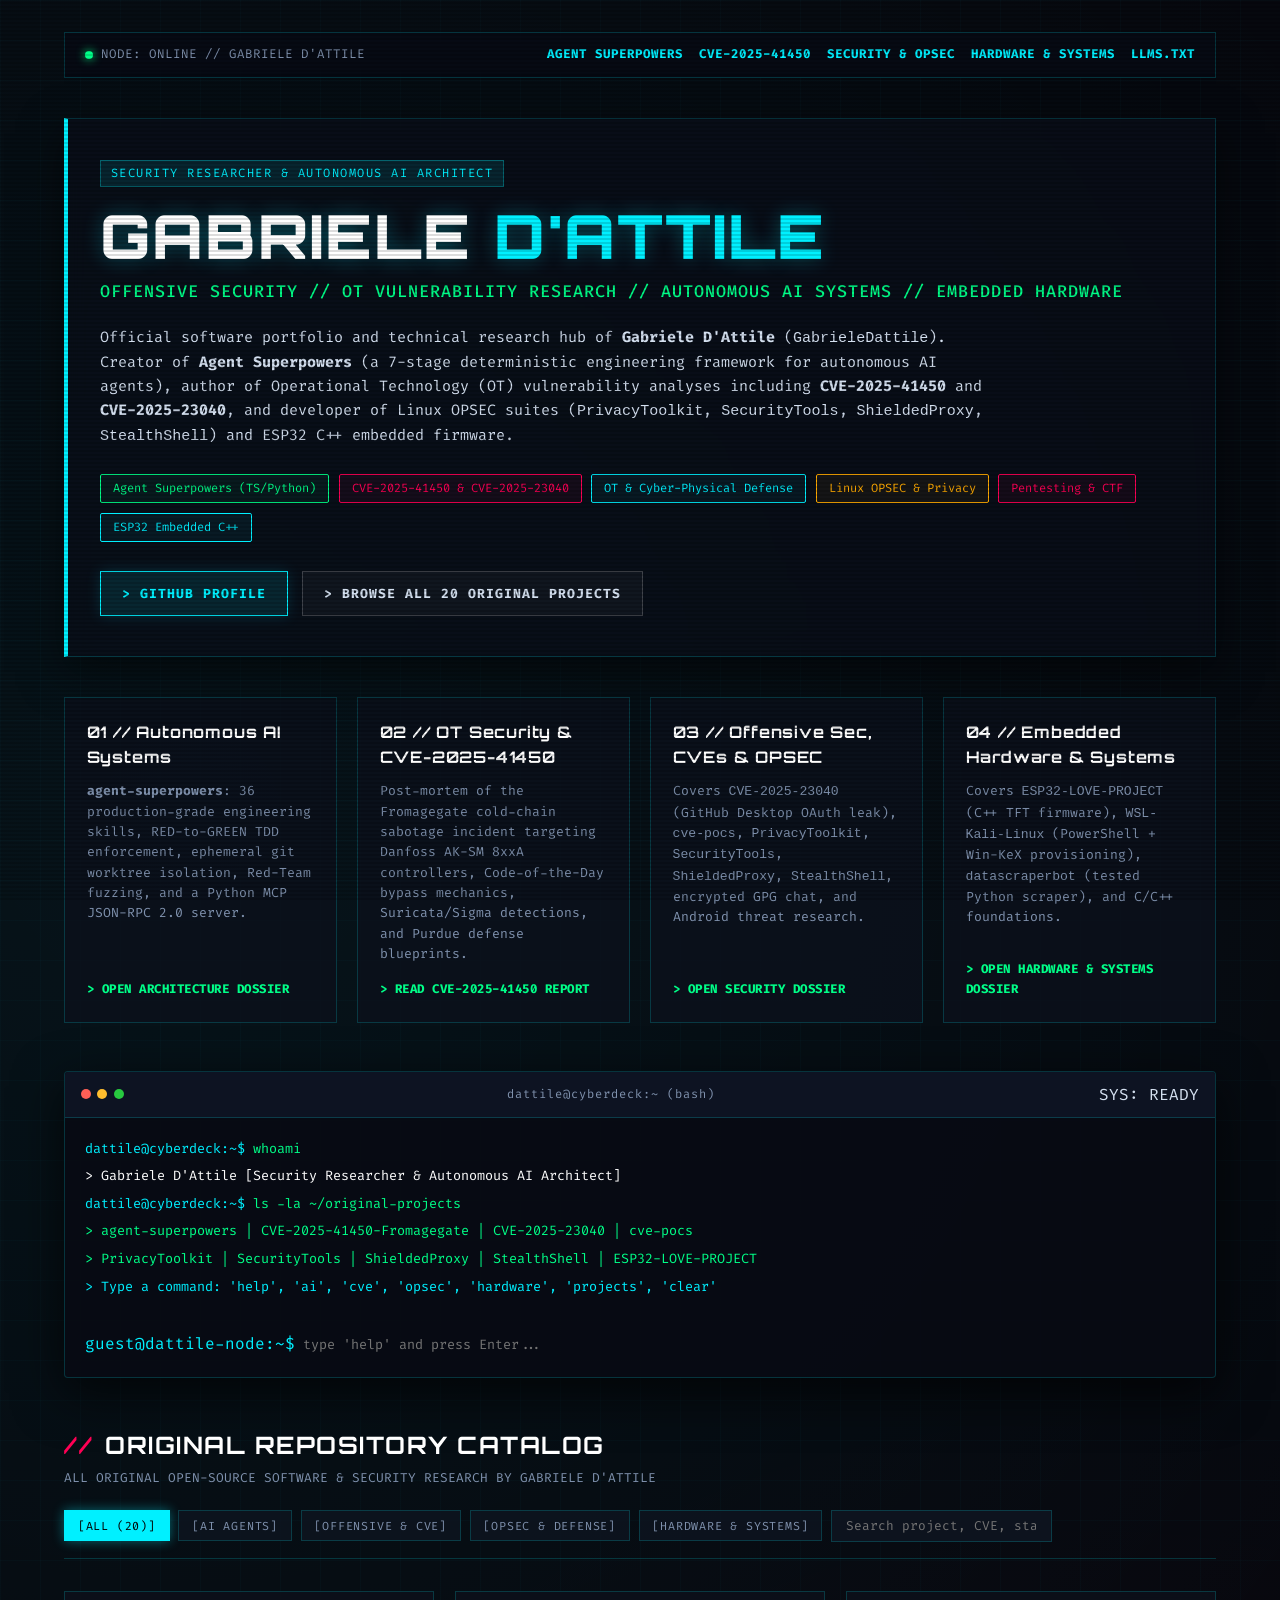
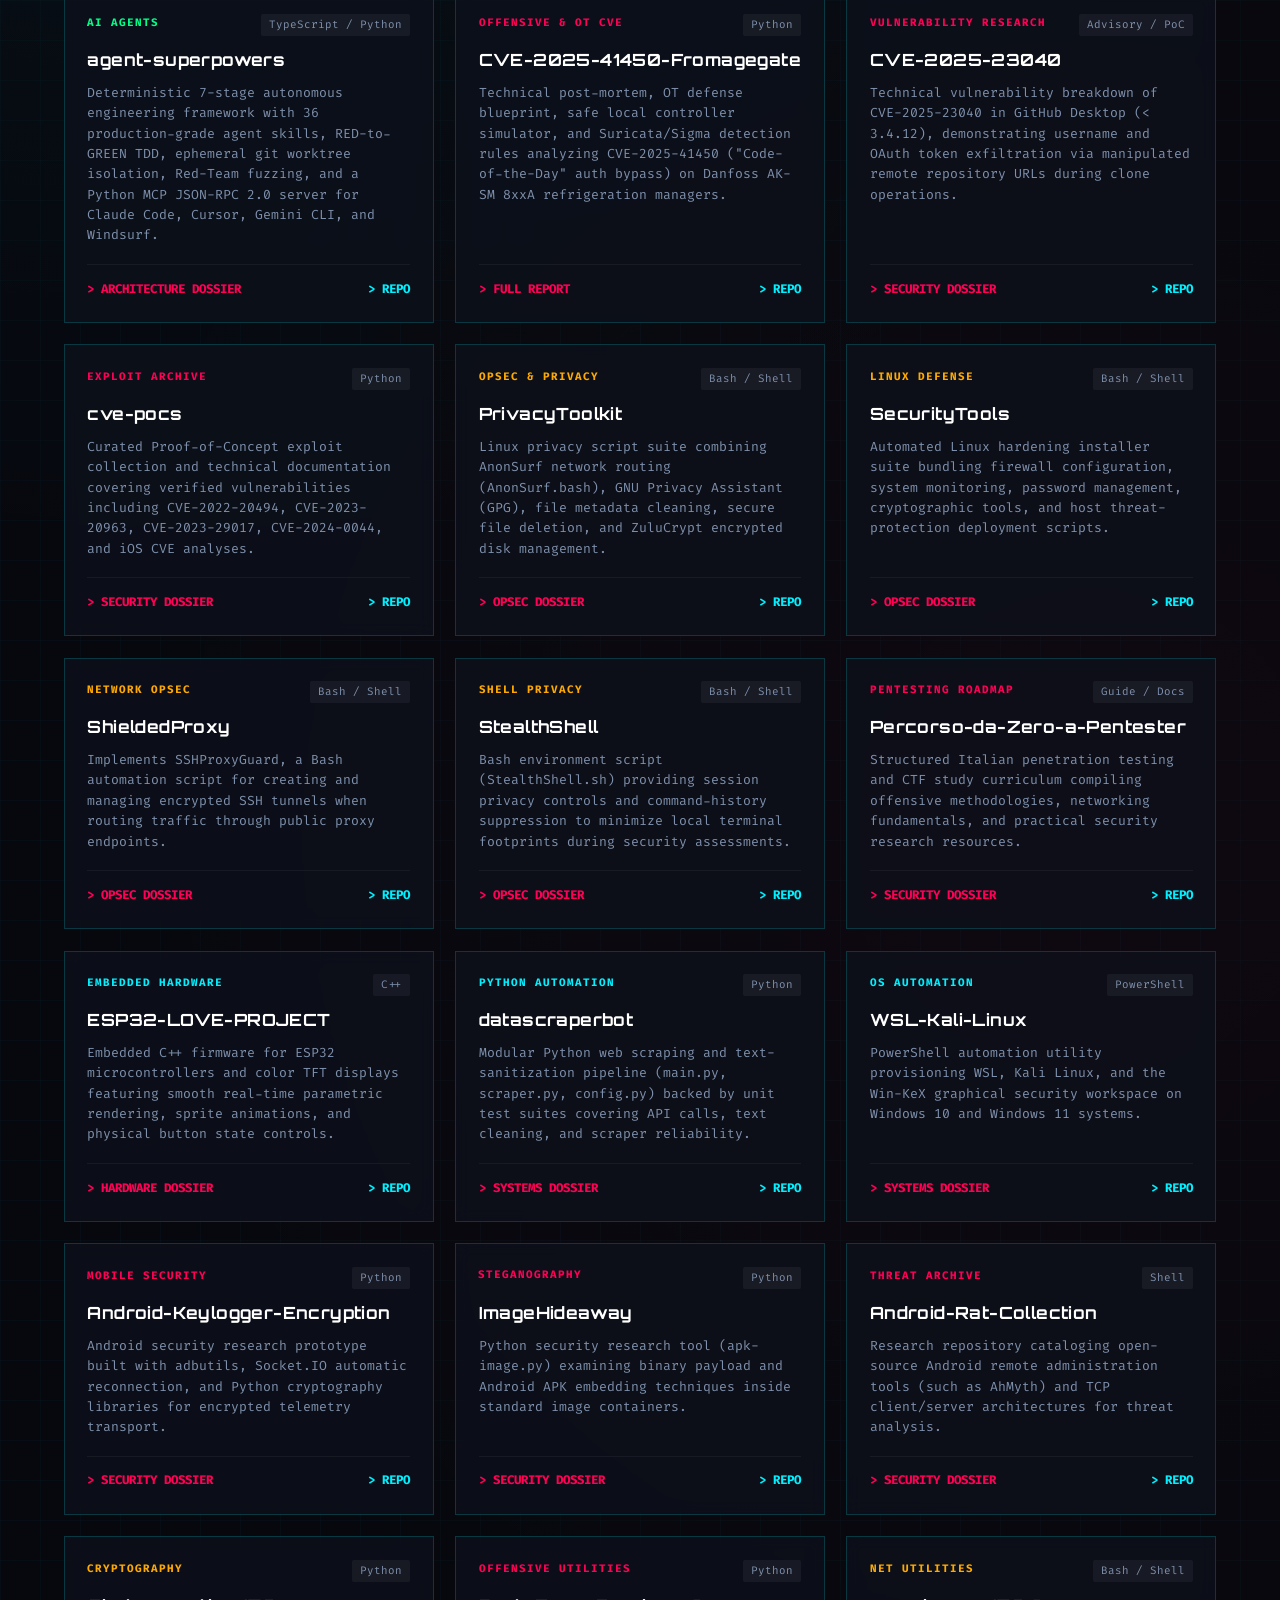
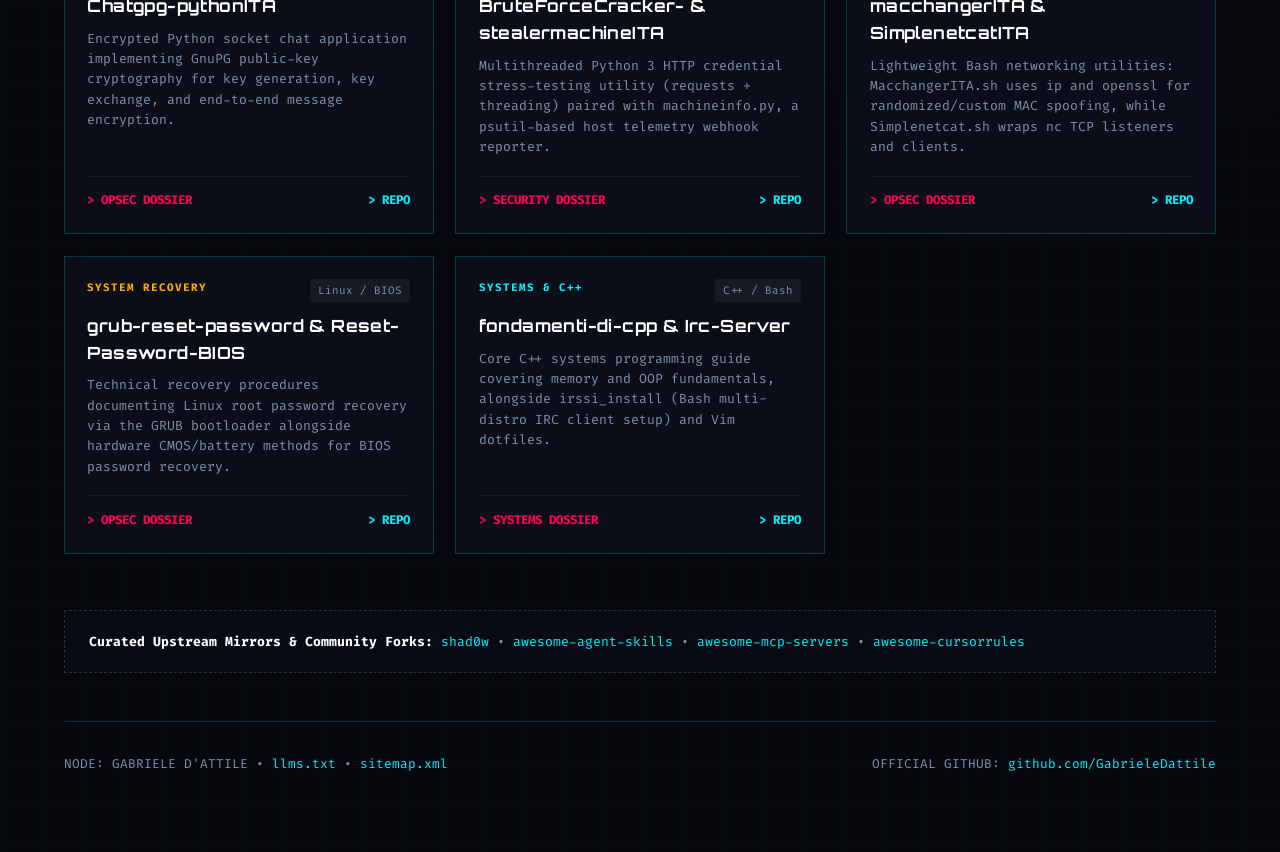
<file: index.html>
<!DOCTYPE html>
<html lang="en">
<head>
  <meta charset="UTF-8">
  <meta name="viewport" content="width=device-width, initial-scale=1.0">
  <title>Gabriele D'Attile | Security Researcher &amp; Autonomous AI Architect</title>
  <meta name="description" content="Official portfolio and technical research hub of Gabriele D'Attile (GabrieleDattile): autonomous AI frameworks (agent-superpowers), OT vulnerability research (CVE-2025-41450, CVE-2025-23040), offensive security &amp; Linux OPSEC tools, and ESP32 embedded hardware.">
  <meta name="keywords" content="Gabriele D'Attile, Gabriele Dattile, GabrieleDattile, cybersecurity, security researcher, agent-superpowers, CVE-2025-41450, CVE-2025-23040, cve-pocs, StealthShell, ShieldedProxy, PrivacyToolkit, SecurityTools, ESP32-LOVE-PROJECT, datascraperbot, WSL-Kali-Linux, Percorso-da-Zero-a-Pentester, exploit analysis, reverse engineering, autonomous AI agents, CTF">
  <meta name="author" content="Gabriele D'Attile">
  <meta name="robots" content="index, follow">
  <link rel="canonical" href="https://gabrieledattile.github.io/">
  <link rel="alternate" type="text/plain" title="LLM Index" href="/llms.txt">

  <!-- OpenGraph Metadata -->
  <meta property="og:title" content="Gabriele D'Attile | Security Researcher & Autonomous AI Architect">
  <meta property="og:description" content="Cybersecurity research, CVE analyses (CVE-2025-41450, CVE-2025-23040), Linux OPSEC suites, embedded ESP32 firmware, and autonomous AI engineering (agent-superpowers) by Gabriele D'Attile.">
  <meta property="og:url" content="https://gabrieledattile.github.io/">
  <meta property="og:type" content="profile">

  <!-- Schema.org JSON-LD @graph for Google Search & AI Entity Grounding -->
  <script type="application/ld+json">
  {
    "@context": "https://schema.org",
    "@graph": [
      {
        "@type": "Person",
        "@id": "https://gabrieledattile.github.io/#person",
        "name": "Gabriele D'Attile",
        "alternateName": ["Gabriele Dattile", "GabrieleDattile"],
        "url": "https://gabrieledattile.github.io/",
        "sameAs": [
          "https://github.com/GabrieleDattile"
        ],
        "jobTitle": "Security Researcher & Autonomous AI Architect",
        "description": "Italian security researcher, autonomous AI architect, and systems developer building deterministic AI engineering frameworks (agent-superpowers), Operational Technology (OT) vulnerability analyses (CVE-2025-41450, CVE-2025-23040), Linux OPSEC/defense toolkits, and ESP32 embedded firmware.",
        "knowsAbout": [
          "Cybersecurity",
          "Offensive Security",
          "Operational Technology (OT) Security",
          "Vulnerability Research",
          "CVE-2025-41450",
          "CVE-2025-23040",
          "Autonomous AI Agents",
          "Model Context Protocol (MCP)",
          "Linux Operational Security (OPSEC)",
          "Embedded Systems (ESP32)",
          "Python, TypeScript, C, C++, Bash, PowerShell"
        ]
      },
      {
        "@type": "WebSite",
        "@id": "https://gabrieledattile.github.io/#website",
        "url": "https://gabrieledattile.github.io/",
        "name": "Gabriele D'Attile Official Portfolio & Research Hub",
        "publisher": { "@id": "https://gabrieledattile.github.io/#person" }
      },
      {
        "@type": "ItemList",
        "@id": "https://gabrieledattile.github.io/#projects",
        "name": "Original Open-Source Projects by Gabriele D'Attile",
        "itemListElement": [
          {
            "@type": "ListItem",
            "position": 1,
            "item": {
              "@type": "SoftwareSourceCode",
              "name": "agent-superpowers",
              "url": "https://gabrieledattile.github.io/agent-superpowers.html",
              "codeRepository": "https://github.com/GabrieleDattile/agent-superpowers",
              "programmingLanguage": ["TypeScript", "Python"],
              "description": "Deterministic 7-stage autonomous engineering framework with 36 production-grade skills, RED-to-GREEN TDD, ephemeral worktree isolation, Red-Team fuzzing, and MCP JSON-RPC 2.0 server.",
              "author": { "@id": "https://gabrieledattile.github.io/#person" }
            }
          },
          {
            "@type": "ListItem",
            "position": 2,
            "item": {
              "@type": "SoftwareSourceCode",
              "name": "CVE-2025-41450-Fromagegate",
              "url": "https://gabrieledattile.github.io/cve-2025-41450.html",
              "codeRepository": "https://github.com/GabrieleDattile/CVE-2025-41450-Fromagegate",
              "programmingLanguage": "Python",
              "description": "Technical post-mortem, OT defense blueprint, local Python controller simulator, Suricata IDS rules, and Sigma rules for CVE-2025-41450 on Danfoss AK-SM 8xxA refrigeration controllers.",
              "author": { "@id": "https://gabrieledattile.github.io/#person" }
            }
          },
          {
            "@type": "ListItem",
            "position": 3,
            "item": {
              "@type": "SoftwareSourceCode",
              "name": "CVE-2025-23040",
              "url": "https://gabrieledattile.github.io/security-projects.html",
              "codeRepository": "https://github.com/GabrieleDattile/CVE-2025-23040",
              "description": "Vulnerability analysis of CVE-2025-23040 detailing credential and OAuth token exfiltration in GitHub Desktop (< 3.4.12) via manipulated remote repository URLs.",
              "author": { "@id": "https://gabrieledattile.github.io/#person" }
            }
          },
          {
            "@type": "ListItem",
            "position": 4,
            "item": {
              "@type": "SoftwareSourceCode",
              "name": "cve-pocs",
              "url": "https://gabrieledattile.github.io/security-projects.html",
              "codeRepository": "https://github.com/GabrieleDattile/cve-pocs",
              "programmingLanguage": "Python",
              "description": "Curated Proof-of-Concept exploit archive and documentation examining CVE-2022-20494, CVE-2023-20963, CVE-2023-29017, CVE-2024-0044, and iOS CVEs.",
              "author": { "@id": "https://gabrieledattile.github.io/#person" }
            }
          },
          {
            "@type": "ListItem",
            "position": 5,
            "item": {
              "@type": "SoftwareSourceCode",
              "name": "PrivacyToolkit",
              "url": "https://gabrieledattile.github.io/security-projects.html",
              "codeRepository": "https://github.com/GabrieleDattile/PrivacyToolkit",
              "programmingLanguage": "Shell",
              "description": "Linux operational privacy suite featuring AnonSurf routing, GNU Privacy Assistant, metadata cleaning, secure file deletion, and ZuluCrypt encrypted volumes.",
              "author": { "@id": "https://gabrieledattile.github.io/#person" }
            }
          },
          {
            "@type": "ListItem",
            "position": 6,
            "item": {
              "@type": "SoftwareSourceCode",
              "name": "SecurityTools",
              "url": "https://gabrieledattile.github.io/security-projects.html",
              "codeRepository": "https://github.com/GabrieleDattile/SecurityTools",
              "programmingLanguage": "Shell",
              "description": "Automated Linux defense suite providing modular installers for host firewalls, monitoring, password managers, secure crypto tooling, and threat protection.",
              "author": { "@id": "https://gabrieledattile.github.io/#person" }
            }
          },
          {
            "@type": "ListItem",
            "position": 7,
            "item": {
              "@type": "SoftwareSourceCode",
              "name": "ShieldedProxy",
              "url": "https://gabrieledattile.github.io/security-projects.html",
              "codeRepository": "https://github.com/GabrieleDattile/ShieldedProxy",
              "programmingLanguage": "Shell",
              "description": "SSHProxyGuard Bash utility for establishing encrypted SSH tunnels to route public proxy traffic safely.",
              "author": { "@id": "https://gabrieledattile.github.io/#person" }
            }
          },
          {
            "@type": "ListItem",
            "position": 8,
            "item": {
              "@type": "SoftwareSourceCode",
              "name": "StealthShell",
              "url": "https://gabrieledattile.github.io/security-projects.html",
              "codeRepository": "https://github.com/GabrieleDattile/StealthShell",
              "programmingLanguage": "Shell",
              "description": "Bash script enabling session privacy controls and command history suppression inside Linux terminal environments.",
              "author": { "@id": "https://gabrieledattile.github.io/#person" }
            }
          },
          {
            "@type": "ListItem",
            "position": 9,
            "item": {
              "@type": "SoftwareSourceCode",
              "name": "Percorso-da-Zero-a-Pentester",
              "url": "https://gabrieledattile.github.io/security-projects.html",
              "codeRepository": "https://github.com/GabrieleDattile/Percorso-da-Zero-a-Pentester",
              "description": "Structured penetration testing and CTF study roadmap compiling methodologies, networking foundations, and offensive security resources.",
              "author": { "@id": "https://gabrieledattile.github.io/#person" }
            }
          },
          {
            "@type": "ListItem",
            "position": 10,
            "item": {
              "@type": "SoftwareSourceCode",
              "name": "ESP32-LOVE-PROJECT",
              "url": "https://gabrieledattile.github.io/systems-and-hardware.html",
              "codeRepository": "https://github.com/GabrieleDattile/ESP32-LOVE-PROJECT",
              "programmingLanguage": "C++",
              "description": "Embedded C++ microcontroller firmware for ESP32 and TFT displays rendering interactive parametric graphics and physical button input handling.",
              "author": { "@id": "https://gabrieledattile.github.io/#person" }
            }
          },
          {
            "@type": "ListItem",
            "position": 11,
            "item": {
              "@type": "SoftwareSourceCode",
              "name": "datascraperbot",
              "url": "https://gabrieledattile.github.io/systems-and-hardware.html",
              "codeRepository": "https://github.com/GabrieleDattile/datascraperbot",
              "programmingLanguage": "Python",
              "description": "Modular Python web scraping and text-sanitization pipeline backed by automated unit tests for API, text cleaning, and scraper behavior.",
              "author": { "@id": "https://gabrieledattile.github.io/#person" }
            }
          },
          {
            "@type": "ListItem",
            "position": 12,
            "item": {
              "@type": "SoftwareSourceCode",
              "name": "WSL-Kali-Linux",
              "url": "https://gabrieledattile.github.io/systems-and-hardware.html",
              "codeRepository": "https://github.com/GabrieleDattile/WSL-Kali-Linux",
              "programmingLanguage": "PowerShell",
              "description": "PowerShell automation script provisioning WSL, Kali Linux, and the Win-KeX desktop environment on Windows 10 and Windows 11.",
              "author": { "@id": "https://gabrieledattile.github.io/#person" }
            }
          },
          {
            "@type": "ListItem",
            "position": 13,
            "item": {
              "@type": "SoftwareSourceCode",
              "name": "Android-Keylogger-with-Automatic-Reconnection-and-Encryption",
              "url": "https://gabrieledattile.github.io/security-projects.html",
              "codeRepository": "https://github.com/GabrieleDattile/Android-Keylogger-with-Automatic-Reconnection-and-Encryption",
              "programmingLanguage": "Python",
              "description": "Android mobile security research prototype using cryptography, Socket.IO automatic reconnection, and adbutils.",
              "author": { "@id": "https://gabrieledattile.github.io/#person" }
            }
          },
          {
            "@type": "ListItem",
            "position": 14,
            "item": {
              "@type": "SoftwareSourceCode",
              "name": "Chatgpg-pythonITA",
              "url": "https://gabrieledattile.github.io/security-projects.html",
              "codeRepository": "https://github.com/GabrieleDattile/Chatgpg-pythonITA",
              "programmingLanguage": "Python",
              "description": "Encrypted Python socket chat leveraging GnuPG public-key cryptography for key exchange and message encryption.",
              "author": { "@id": "https://gabrieledattile.github.io/#person" }
            }
          }
        ]
      }
    ]
  }
  </script>

  <link rel="preconnect" href="https://fonts.googleapis.com">
  <link rel="preconnect" href="https://fonts.gstatic.com" crossorigin>
  <link href="https://fonts.googleapis.com/css2?family=Fira+Code:wght@400;500;700&family=Orbitron:wght@500;700;900&display=swap" rel="stylesheet">

  <style>
    :root {
      --bg: #06080e;
      --card-bg: rgba(13, 17, 28, 0.78);
      --card-border: rgba(0, 240, 255, 0.18);
      --card-hover: rgba(0, 240, 255, 0.45);
      --neon-cyan: #00f0ff;
      --neon-green: #00ff88;
      --neon-pink: #ff0055;
      --neon-amber: #ffaa00;
      --text-main: #d4e0f0;
      --text-dim: #7f91ad;
      --font-mono: 'Fira Code', ui-monospace, monospace;
      --font-display: 'Orbitron', sans-serif;
    }

    * {
      box-sizing: border-box;
      margin: 0;
      padding: 0;
    }

    body {
      background-color: var(--bg);
      color: var(--text-main);
      font-family: var(--font-mono);
      min-height: 100vh;
      overflow-x: hidden;
      line-height: 1.6;
      background-image:
        radial-gradient(circle at 15% 20%, rgba(0, 240, 255, 0.05) 0%, transparent 40%),
        radial-gradient(circle at 85% 60%, rgba(255, 0, 85, 0.04) 0%, transparent 40%),
        linear-gradient(rgba(0, 240, 255, 0.02) 1px, transparent 1px),
        linear-gradient(90deg, rgba(0, 240, 255, 0.02) 1px, transparent 1px);
      background-size: 100% 100%, 100% 100%, 40px 40px, 40px 40px;
    }

    body::before {
      content: " ";
      position: fixed;
      top: 0; left: 0; right: 0; bottom: 0;
      background: linear-gradient(rgba(18, 16, 16, 0) 50%, rgba(0, 0, 0, 0.25) 50%);
      background-size: 100% 4px;
      z-index: 9999;
      pointer-events: none;
      opacity: 0.55;
    }

    .container {
      max-width: 1200px;
      margin: 0 auto;
      padding: 2rem 1.5rem 5rem 1.5rem;
      position: relative;
      z-index: 10;
    }

    /* Top HUD Bar */
    .hud-bar {
      display: flex;
      flex-wrap: wrap;
      justify-content: space-between;
      align-items: center;
      gap: 0.75rem;
      padding: 0.75rem 1.25rem;
      border: 1px solid var(--card-border);
      background: rgba(8, 11, 20, 0.85);
      backdrop-filter: blur(8px);
      margin-bottom: 2.5rem;
      font-size: 0.78rem;
      color: var(--text-dim);
      text-transform: uppercase;
      letter-spacing: 1px;
    }

    .hud-status {
      display: flex;
      align-items: center;
      gap: 0.5rem;
    }

    .hud-links {
      display: flex;
      flex-wrap: wrap;
      gap: 1rem;
    }

    .hud-links a {
      color: var(--neon-cyan);
      text-decoration: none;
      font-weight: 700;
    }

    .hud-links a:hover {
      text-decoration: underline;
    }

    .status-dot {
      width: 8px;
      height: 8px;
      background: var(--neon-green);
      border-radius: 50%;
      box-shadow: 0 0 10px var(--neon-green);
      animation: pulse 2s infinite;
    }

    @keyframes pulse {
      0%, 100% { opacity: 1; transform: scale(1); }
      50% { opacity: 0.4; transform: scale(0.85); }
    }

    /* Hero Section */
    .hero {
      position: relative;
      padding: 2.5rem 2rem;
      background: rgba(11, 15, 26, 0.72);
      border: 1px solid var(--card-border);
      border-left: 4px solid var(--neon-cyan);
      backdrop-filter: blur(12px);
      margin-bottom: 2.5rem;
      box-shadow: 0 15px 40px rgba(0, 0, 0, 0.5);
    }

    .hero-tag {
      display: inline-block;
      font-size: 0.75rem;
      color: var(--neon-cyan);
      background: rgba(0, 240, 255, 0.1);
      padding: 0.2rem 0.6rem;
      border: 1px solid rgba(0, 240, 255, 0.3);
      margin-bottom: 1rem;
      letter-spacing: 1.5px;
    }

    .hero-title {
      font-family: var(--font-display);
      font-size: clamp(2.2rem, 5vw, 3.8rem);
      font-weight: 900;
      letter-spacing: 2px;
      text-transform: uppercase;
      color: #fff;
      text-shadow: 0 0 20px rgba(0, 240, 255, 0.3);
      line-height: 1.1;
      margin-bottom: 0.5rem;
    }

    .hero-title span {
      color: var(--neon-cyan);
    }

    .hero-subtitle {
      font-size: 1.05rem;
      color: var(--neon-green);
      margin-bottom: 1.25rem;
      font-weight: 500;
      letter-spacing: 1px;
    }

    .hero-bio {
      color: var(--text-main);
      font-size: 0.94rem;
      max-width: 900px;
      margin-bottom: 1.6rem;
    }

    .hero-badges {
      display: flex;
      flex-wrap: wrap;
      gap: 0.6rem;
      margin-bottom: 1.8rem;
    }

    .badge {
      font-size: 0.75rem;
      padding: 0.25rem 0.75rem;
      background: rgba(255, 255, 255, 0.04);
      border: 1px solid rgba(255, 255, 255, 0.12);
      border-radius: 2px;
      color: var(--text-dim);
    }

    .badge.cyan { border-color: var(--neon-cyan); color: var(--neon-cyan); background: rgba(0, 240, 255, 0.05); }
    .badge.pink { border-color: var(--neon-pink); color: var(--neon-pink); background: rgba(255, 0, 85, 0.05); }
    .badge.green { border-color: var(--neon-green); color: var(--neon-green); background: rgba(0, 255, 136, 0.05); }
    .badge.amber { border-color: var(--neon-amber); color: var(--neon-amber); background: rgba(255, 170, 0, 0.05); }

    .hero-actions {
      display: flex;
      flex-wrap: wrap;
      gap: 0.9rem;
    }

    .btn {
      display: inline-flex;
      align-items: center;
      gap: 0.6rem;
      font-family: var(--font-mono);
      font-size: 0.82rem;
      font-weight: 700;
      padding: 0.7rem 1.3rem;
      text-decoration: none;
      text-transform: uppercase;
      letter-spacing: 1px;
      border: 1px solid var(--neon-cyan);
      background: rgba(0, 240, 255, 0.1);
      color: var(--neon-cyan);
      cursor: pointer;
      transition: all 0.25s ease;
      box-shadow: 0 0 15px rgba(0, 240, 255, 0.15);
    }

    .btn:hover {
      background: var(--neon-cyan);
      color: #000;
      box-shadow: 0 0 25px rgba(0, 240, 255, 0.5);
      transform: translateY(-2px);
    }

    .btn-secondary {
      border-color: rgba(255, 255, 255, 0.2);
      background: rgba(255, 255, 255, 0.03);
      color: var(--text-main);
      box-shadow: none;
    }

    .btn-secondary:hover {
      border-color: var(--neon-pink);
      background: rgba(255, 0, 85, 0.15);
      color: var(--neon-pink);
      box-shadow: 0 0 20px rgba(255, 0, 85, 0.4);
    }

    /* Technical Dossier Pillars (GEO / LLM-Readable Narrative Grid) */
    .dossier-grid {
      display: grid;
      grid-template-columns: repeat(auto-fit, minmax(260px, 1fr));
      gap: 1.25rem;
      margin-bottom: 3rem;
    }

    .dossier-card {
      background: rgba(11, 16, 28, 0.82);
      border: 1px solid var(--card-border);
      padding: 1.35rem;
      display: flex;
      flex-direction: column;
      justify-content: space-between;
    }

    .dossier-card h2 {
      font-family: var(--font-display);
      font-size: 1rem;
      color: #fff;
      margin-bottom: 0.65rem;
      letter-spacing: 0.8px;
    }

    .dossier-card p {
      font-size: 0.82rem;
      color: var(--text-dim);
      margin-bottom: 1rem;
      line-height: 1.55;
    }

    .dossier-card a {
      color: var(--neon-green);
      font-size: 0.78rem;
      font-weight: 700;
      text-decoration: none;
      letter-spacing: 0.5px;
    }

    .dossier-card a:hover {
      text-decoration: underline;
    }

    /* Section Header */
    .section-header {
      display: flex;
      flex-wrap: wrap;
      justify-content: space-between;
      align-items: flex-end;
      gap: 1.25rem;
      margin-bottom: 2rem;
      border-bottom: 1px solid var(--card-border);
      padding-bottom: 1rem;
    }

    .section-title {
      font-family: var(--font-display);
      font-size: 1.5rem;
      color: #fff;
      display: flex;
      align-items: center;
      gap: 0.75rem;
      letter-spacing: 1.5px;
    }

    .section-title::before {
      content: "//";
      color: var(--neon-pink);
    }

    /* Filters & Search */
    .controls {
      display: flex;
      flex-wrap: wrap;
      gap: 0.55rem;
      align-items: center;
    }

    .filter-btn {
      background: rgba(14, 20, 32, 0.8);
      border: 1px solid var(--card-border);
      color: var(--text-dim);
      font-family: var(--font-mono);
      font-size: 0.73rem;
      padding: 0.4rem 0.8rem;
      cursor: pointer;
      letter-spacing: 0.8px;
      transition: all 0.2s;
    }

    .filter-btn.active, .filter-btn:hover {
      color: #000;
      background: var(--neon-cyan);
      border-color: var(--neon-cyan);
      box-shadow: 0 0 12px rgba(0, 240, 255, 0.4);
    }

    .search-input {
      background: rgba(14, 20, 32, 0.9);
      border: 1px solid var(--card-border);
      color: var(--text-main);
      font-family: var(--font-mono);
      font-size: 0.8rem;
      padding: 0.4rem 0.9rem;
      outline: none;
      transition: all 0.2s;
      min-width: 210px;
    }

    .search-input:focus {
      border-color: var(--neon-cyan);
      box-shadow: 0 0 15px rgba(0, 240, 255, 0.25);
    }

    /* Projects Grid */
    .grid {
      display: grid;
      grid-template-columns: repeat(auto-fill, minmax(340px, 1fr));
      gap: 1.35rem;
      margin-bottom: 3.5rem;
    }

    .card {
      background: var(--card-bg);
      border: 1px solid var(--card-border);
      padding: 1.4rem;
      display: flex;
      flex-direction: column;
      justify-content: space-between;
      transition: all 0.25s cubic-bezier(0.16, 1, 0.3, 1);
      position: relative;
      overflow: hidden;
      backdrop-filter: blur(8px);
    }

    .card:hover {
      transform: translateY(-4px);
      border-color: var(--card-hover);
      box-shadow: 0 10px 30px rgba(0, 240, 255, 0.12);
    }

    .card-top {
      display: flex;
      justify-content: space-between;
      align-items: flex-start;
      margin-bottom: 0.7rem;
    }

    .card-cat {
      font-size: 0.68rem;
      letter-spacing: 1px;
      text-transform: uppercase;
      font-weight: 700;
    }

    .card-cat.offensive { color: var(--neon-pink); }
    .card-cat.ai { color: var(--neon-green); }
    .card-cat.opsec { color: var(--neon-amber); }
    .card-cat.tools { color: var(--neon-cyan); }

    .card-lang {
      font-size: 0.68rem;
      color: var(--text-dim);
      background: rgba(255, 255, 255, 0.05);
      padding: 0.15rem 0.5rem;
      border-radius: 2px;
    }

    .card-name {
      font-family: var(--font-display);
      font-size: 1.05rem;
      color: #fff;
      margin-bottom: 0.55rem;
      word-break: break-word;
      letter-spacing: 0.4px;
    }

    .card-name a {
      color: inherit;
      text-decoration: none;
      transition: color 0.2s;
    }

    .card-name a:hover {
      color: var(--neon-cyan);
    }

    .card-desc {
      font-size: 0.82rem;
      color: var(--text-dim);
      margin-bottom: 1.15rem;
      flex-grow: 1;
      line-height: 1.55;
    }

    .card-footer {
      display: flex;
      justify-content: space-between;
      align-items: center;
      padding-top: 0.9rem;
      border-top: 1px solid rgba(255, 255, 255, 0.05);
      font-size: 0.78rem;
    }

    .card-dossier-link {
      color: var(--neon-pink);
      text-decoration: none;
      font-weight: 700;
    }

    .card-dossier-link:hover {
      text-decoration: underline;
    }

    .card-link {
      display: inline-flex;
      align-items: center;
      gap: 0.4rem;
      color: var(--neon-cyan);
      text-decoration: none;
      font-weight: 700;
    }

    .card-link:hover {
      text-shadow: 0 0 10px var(--neon-cyan);
    }

    /* Interactive Terminal Box */
    .terminal {
      background: rgba(8, 11, 20, 0.95);
      border: 1px solid var(--card-border);
      border-radius: 4px;
      overflow: hidden;
      margin-bottom: 3rem;
      box-shadow: 0 15px 50px rgba(0, 0, 0, 0.7);
    }

    .term-header {
      background: rgba(14, 20, 36, 0.9);
      padding: 0.6rem 1rem;
      display: flex;
      align-items: center;
      justify-content: space-between;
      border-bottom: 1px solid var(--card-border);
    }

    .term-dots {
      display: flex;
      gap: 0.4rem;
    }

    .term-dot {
      width: 10px;
      height: 10px;
      border-radius: 50%;
    }
    .term-dot.r { background: #ff5f56; }
    .term-dot.y { background: #ffbd2e; }
    .term-dot.g { background: #27c93f; }

    .term-title {
      font-size: 0.75rem;
      color: var(--text-dim);
      letter-spacing: 1px;
    }

    .term-body {
      padding: 1.25rem;
      font-size: 0.84rem;
      color: var(--neon-green);
      min-height: 150px;
    }

    .term-line { margin-bottom: 0.38rem; }
    .term-prompt { color: var(--neon-cyan); }

    .term-input-line {
      display: flex;
      align-items: center;
      gap: 0.5rem;
      margin-top: 0.5rem;
    }

    .term-input {
      background: transparent;
      border: none;
      outline: none;
      color: #fff;
      font-family: var(--font-mono);
      font-size: 0.84rem;
      flex-grow: 1;
    }

    /* Curated Forks Shelf */
    .forks-shelf {
      border: 1px dashed rgba(255, 255, 255, 0.14);
      background: rgba(10, 14, 24, 0.55);
      padding: 1.25rem 1.5rem;
      margin-bottom: 3rem;
      font-size: 0.82rem;
      color: var(--text-dim);
    }

    .forks-shelf strong { color: #fff; }
    .forks-shelf a { color: var(--neon-cyan); text-decoration: none; }
    .forks-shelf a:hover { text-decoration: underline; }

    /* Footer */
    footer {
      border-top: 1px solid var(--card-border);
      padding-top: 2rem;
      display: flex;
      flex-wrap: wrap;
      justify-content: space-between;
      align-items: center;
      gap: 1rem;
      font-size: 0.8rem;
      color: var(--text-dim);
    }

    footer a {
      color: var(--neon-cyan);
      text-decoration: none;
    }

    footer a:hover { text-decoration: underline; }

    @media (max-width: 768px) {
      .grid { grid-template-columns: 1fr; }
      .hud-bar { flex-direction: column; align-items: flex-start; }
      .section-header { flex-direction: column; align-items: flex-start; }
    }
  </style>
</head>
<body>

  <main class="container">

    <!-- HUD Top Bar -->
    <header class="hud-bar">
      <div class="hud-status">
        <span class="status-dot"></span>
        <span>NODE: ONLINE // GABRIELE D'ATTILE</span>
      </div>
      <nav class="hud-links" aria-label="Dossier Navigation">
        <a href="/agent-superpowers.html">AGENT SUPERPOWERS</a>
        <a href="/cve-2025-41450.html">CVE-2025-41450</a>
        <a href="/security-projects.html">SECURITY &amp; OPSEC</a>
        <a href="/systems-and-hardware.html">HARDWARE &amp; SYSTEMS</a>
        <a href="/llms.txt">LLMS.TXT</a>
      </nav>
    </header>

    <!-- Hero Dossier -->
    <section class="hero">
      <span class="hero-tag">SECURITY RESEARCHER &amp; AUTONOMOUS AI ARCHITECT</span>
      <h1 class="hero-title">GABRIELE <span>D'ATTILE</span></h1>
      <p class="hero-subtitle">OFFENSIVE SECURITY // OT VULNERABILITY RESEARCH // AUTONOMOUS AI SYSTEMS // EMBEDDED HARDWARE</p>

      <p class="hero-bio">
        Official software portfolio and technical research hub of <strong>Gabriele D'Attile</strong> (<code>GabrieleDattile</code>).
        Creator of <strong>Agent Superpowers</strong> (a 7-stage deterministic engineering framework for autonomous AI agents),
        author of Operational Technology (OT) vulnerability analyses including <strong>CVE-2025-41450</strong> and <strong>CVE-2025-23040</strong>,
        and developer of Linux OPSEC suites (<code>PrivacyToolkit</code>, <code>SecurityTools</code>, <code>ShieldedProxy</code>, <code>StealthShell</code>)
        and ESP32 C++ embedded firmware.
      </p>

      <div class="hero-badges">
        <span class="badge green">Agent Superpowers (TS/Python)</span>
        <span class="badge pink">CVE-2025-41450 &amp; CVE-2025-23040</span>
        <span class="badge cyan">OT &amp; Cyber-Physical Defense</span>
        <span class="badge amber">Linux OPSEC &amp; Privacy</span>
        <span class="badge pink">Pentesting &amp; CTF</span>
        <span class="badge cyan">ESP32 Embedded C++</span>
      </div>

      <div class="hero-actions">
        <a href="https://github.com/GabrieleDattile" target="_blank" rel="noopener" class="btn">
          <span>&gt; GITHUB PROFILE</span>
        </a>
        <a href="#projects" class="btn btn-secondary">
          <span>&gt; BROWSE ALL 20 ORIGINAL PROJECTS</span>
        </a>
      </div>
    </section>

    <!-- Deep Dossier Navigation Pillars (Structured for Human Readers & AI Crawlers) -->
    <section aria-label="Technical Research Dossiers" class="dossier-grid">
      <article class="dossier-card">
        <div>
          <h2>01 // Autonomous AI Systems</h2>
          <p>
            <strong>agent-superpowers</strong>: 36 production-grade engineering skills, RED-to-GREEN TDD enforcement, ephemeral git worktree isolation, Red-Team fuzzing, and a Python MCP JSON-RPC 2.0 server.
          </p>
        </div>
        <a href="/agent-superpowers.html">&gt; OPEN ARCHITECTURE DOSSIER</a>
      </article>

      <article class="dossier-card">
        <div>
          <h2>02 // OT Security &amp; CVE-2025-41450</h2>
          <p>
            Post-mortem of the Fromagegate cold-chain sabotage incident targeting Danfoss AK-SM 8xxA controllers, Code-of-the-Day bypass mechanics, Suricata/Sigma detections, and Purdue defense blueprints.
          </p>
        </div>
        <a href="/cve-2025-41450.html">&gt; READ CVE-2025-41450 REPORT</a>
      </article>

      <article class="dossier-card">
        <div>
          <h2>03 // Offensive Sec, CVEs &amp; OPSEC</h2>
          <p>
            Covers <code>CVE-2025-23040</code> (GitHub Desktop OAuth leak), <code>cve-pocs</code>, <code>PrivacyToolkit</code>, <code>SecurityTools</code>, <code>ShieldedProxy</code>, <code>StealthShell</code>, encrypted GPG chat, and Android threat research.
          </p>
        </div>
        <a href="/security-projects.html">&gt; OPEN SECURITY DOSSIER</a>
      </article>

      <article class="dossier-card">
        <div>
          <h2>04 // Embedded Hardware &amp; Systems</h2>
          <p>
            Covers <code>ESP32-LOVE-PROJECT</code> (C++ TFT firmware), <code>WSL-Kali-Linux</code> (PowerShell + Win-KeX provisioning), <code>datascraperbot</code> (tested Python scraper), and C/C++ foundations.
          </p>
        </div>
        <a href="/systems-and-hardware.html">&gt; OPEN HARDWARE &amp; SYSTEMS DOSSIER</a>
      </article>
    </section>

    <!-- Interactive Terminal -->
    <section class="terminal" aria-label="Interactive Terminal">
      <div class="term-header">
        <div class="term-dots">
          <div class="term-dot r"></div>
          <div class="term-dot y"></div>
          <div class="term-dot g"></div>
        </div>
        <div class="term-title">dattile@cyberdeck:~ (bash)</div>
        <div>SYS: READY</div>
      </div>
      <div class="term-body" id="term-output">
        <div class="term-line"><span class="term-prompt">dattile@cyberdeck:~$</span> whoami</div>
        <div class="term-line" style="color: #fff;">&gt; Gabriele D'Attile [Security Researcher &amp; Autonomous AI Architect]</div>
        <div class="term-line"><span class="term-prompt">dattile@cyberdeck:~$</span> ls -la ~/original-projects</div>
        <div class="term-line">&gt; agent-superpowers | CVE-2025-41450-Fromagegate | CVE-2025-23040 | cve-pocs</div>
        <div class="term-line">&gt; PrivacyToolkit | SecurityTools | ShieldedProxy | StealthShell | ESP32-LOVE-PROJECT</div>
        <div class="term-line" style="color: var(--neon-cyan);">&gt; Type a command: 'help', 'ai', 'cve', 'opsec', 'hardware', 'projects', 'clear'</div>
      </div>
      <div style="padding: 0 1.25rem 1.25rem 1.25rem;">
        <div class="term-input-line">
          <span class="term-prompt">guest@dattile-node:~$</span>
          <input type="text" id="term-input" class="term-input" placeholder="type 'help' and press Enter..." autocomplete="off">
        </div>
      </div>
    </section>

    <!-- Original Projects Section -->
    <section id="projects">
      <div class="section-header">
        <div>
          <h2 class="section-title">ORIGINAL REPOSITORY CATALOG</h2>
          <span style="font-size: 0.8rem; color: var(--text-dim);">ALL ORIGINAL OPEN-SOURCE SOFTWARE &amp; SECURITY RESEARCH BY GABRIELE D'ATTILE</span>
        </div>

        <div class="controls">
          <button class="filter-btn active" data-filter="all">[ALL (20)]</button>
          <button class="filter-btn" data-filter="ai">[AI AGENTS]</button>
          <button class="filter-btn" data-filter="offensive">[OFFENSIVE &amp; CVE]</button>
          <button class="filter-btn" data-filter="opsec">[OPSEC &amp; DEFENSE]</button>
          <button class="filter-btn" data-filter="tools">[HARDWARE &amp; SYSTEMS]</button>
          <input type="text" id="search" class="search-input" placeholder="Search project, CVE, stack...">
        </div>
      </div>

      <div class="grid" id="project-grid">

        <!-- 1. agent-superpowers -->
        <article class="card" data-category="ai" data-tags="ai agent skills typescript python mcp tdd fuzzing claude cursor">
          <div>
            <div class="card-top">
              <span class="card-cat ai">AI AGENTS</span>
              <span class="card-lang">TypeScript / Python</span>
            </div>
            <h3 class="card-name"><a href="https://github.com/GabrieleDattile/agent-superpowers" target="_blank" rel="noopener">agent-superpowers</a></h3>
            <p class="card-desc">
              Deterministic 7-stage autonomous engineering framework with 36 production-grade agent skills, RED-to-GREEN TDD, ephemeral git worktree isolation, Red-Team fuzzing, and a Python MCP JSON-RPC 2.0 server for Claude Code, Cursor, Gemini CLI, and Windsurf.
            </p>
          </div>
          <div class="card-footer">
            <a href="/agent-superpowers.html" class="card-dossier-link">&gt; ARCHITECTURE DOSSIER</a>
            <a href="https://github.com/GabrieleDattile/agent-superpowers" target="_blank" rel="noopener" class="card-link">&gt; REPO</a>
          </div>
        </article>

        <!-- 2. CVE-2025-41450-Fromagegate -->
        <article class="card" data-category="offensive" data-tags="cve-2025-41450 cve exploit python security ot ics danfoss suricata sigma">
          <div>
            <div class="card-top">
              <span class="card-cat offensive">OFFENSIVE &amp; OT CVE</span>
              <span class="card-lang">Python</span>
            </div>
            <h3 class="card-name"><a href="https://github.com/GabrieleDattile/CVE-2025-41450-Fromagegate" target="_blank" rel="noopener">CVE-2025-41450-Fromagegate</a></h3>
            <p class="card-desc">
              Technical post-mortem, OT defense blueprint, safe local controller simulator, and Suricata/Sigma detection rules analyzing CVE-2025-41450 ("Code-of-the-Day" auth bypass) on Danfoss AK-SM 8xxA refrigeration managers.
            </p>
          </div>
          <div class="card-footer">
            <a href="/cve-2025-41450.html" class="card-dossier-link">&gt; FULL REPORT</a>
            <a href="https://github.com/GabrieleDattile/CVE-2025-41450-Fromagegate" target="_blank" rel="noopener" class="card-link">&gt; REPO</a>
          </div>
        </article>

        <!-- 3. CVE-2025-23040 -->
        <article class="card" data-category="offensive" data-tags="cve-2025-23040 cve github desktop oauth credential leak security">
          <div>
            <div class="card-top">
              <span class="card-cat offensive">VULNERABILITY RESEARCH</span>
              <span class="card-lang">Advisory / PoC</span>
            </div>
            <h3 class="card-name"><a href="https://github.com/GabrieleDattile/CVE-2025-23040" target="_blank" rel="noopener">CVE-2025-23040</a></h3>
            <p class="card-desc">
              Technical vulnerability breakdown of CVE-2025-23040 in GitHub Desktop (&lt; 3.4.12), demonstrating username and OAuth token exfiltration via manipulated remote repository URLs during clone operations.
            </p>
          </div>
          <div class="card-footer">
            <a href="/security-projects.html" class="card-dossier-link">&gt; SECURITY DOSSIER</a>
            <a href="https://github.com/GabrieleDattile/CVE-2025-23040" target="_blank" rel="noopener" class="card-link">&gt; REPO</a>
          </div>
        </article>

        <!-- 4. cve-pocs -->
        <article class="card" data-category="offensive" data-tags="cve poc exploit python cve-2022-20494 cve-2023-20963 cve-2023-29017 cve-2024-0044 ios">
          <div>
            <div class="card-top">
              <span class="card-cat offensive">EXPLOIT ARCHIVE</span>
              <span class="card-lang">Python</span>
            </div>
            <h3 class="card-name"><a href="https://github.com/GabrieleDattile/cve-pocs" target="_blank" rel="noopener">cve-pocs</a></h3>
            <p class="card-desc">
              Curated Proof-of-Concept exploit collection and technical documentation covering verified vulnerabilities including CVE-2022-20494, CVE-2023-20963, CVE-2023-29017, CVE-2024-0044, and iOS CVE analyses.
            </p>
          </div>
          <div class="card-footer">
            <a href="/security-projects.html" class="card-dossier-link">&gt; SECURITY DOSSIER</a>
            <a href="https://github.com/GabrieleDattile/cve-pocs" target="_blank" rel="noopener" class="card-link">&gt; REPO</a>
          </div>
        </article>

        <!-- 5. PrivacyToolkit -->
        <article class="card" data-category="opsec" data-tags="privacy opsec linux bash anonsurf gpg zulucrypt metadata">
          <div>
            <div class="card-top">
              <span class="card-cat opsec">OPSEC &amp; PRIVACY</span>
              <span class="card-lang">Bash / Shell</span>
            </div>
            <h3 class="card-name"><a href="https://github.com/GabrieleDattile/PrivacyToolkit" target="_blank" rel="noopener">PrivacyToolkit</a></h3>
            <p class="card-desc">
              Linux privacy script suite combining AnonSurf network routing (AnonSurf.bash), GNU Privacy Assistant (GPG), file metadata cleaning, secure file deletion, and ZuluCrypt encrypted disk management.
            </p>
          </div>
          <div class="card-footer">
            <a href="/security-projects.html" class="card-dossier-link">&gt; OPSEC DOSSIER</a>
            <a href="https://github.com/GabrieleDattile/PrivacyToolkit" target="_blank" rel="noopener" class="card-link">&gt; REPO</a>
          </div>
        </article>

        <!-- 6. SecurityTools -->
        <article class="card" data-category="opsec" data-tags="linux defense firewall monitoring crypto password manager bash">
          <div>
            <div class="card-top">
              <span class="card-cat opsec">LINUX DEFENSE</span>
              <span class="card-lang">Bash / Shell</span>
            </div>
            <h3 class="card-name"><a href="https://github.com/GabrieleDattile/SecurityTools" target="_blank" rel="noopener">SecurityTools</a></h3>
            <p class="card-desc">
              Automated Linux hardening installer suite bundling firewall configuration, system monitoring, password management, cryptographic tools, and host threat-protection deployment scripts.
            </p>
          </div>
          <div class="card-footer">
            <a href="/security-projects.html" class="card-dossier-link">&gt; OPSEC DOSSIER</a>
            <a href="https://github.com/GabrieleDattile/SecurityTools" target="_blank" rel="noopener" class="card-link">&gt; REPO</a>
          </div>
        </article>

        <!-- 7. ShieldedProxy -->
        <article class="card" data-category="opsec" data-tags="proxy ssh tunnel opsec network security bash">
          <div>
            <div class="card-top">
              <span class="card-cat opsec">NETWORK OPSEC</span>
              <span class="card-lang">Bash / Shell</span>
            </div>
            <h3 class="card-name"><a href="https://github.com/GabrieleDattile/ShieldedProxy" target="_blank" rel="noopener">ShieldedProxy</a></h3>
            <p class="card-desc">
              Implements SSHProxyGuard, a Bash automation script for creating and managing encrypted SSH tunnels when routing traffic through public proxy endpoints.
            </p>
          </div>
          <div class="card-footer">
            <a href="/security-projects.html" class="card-dossier-link">&gt; OPSEC DOSSIER</a>
            <a href="https://github.com/GabrieleDattile/ShieldedProxy" target="_blank" rel="noopener" class="card-link">&gt; REPO</a>
          </div>
        </article>

        <!-- 8. StealthShell -->
        <article class="card" data-category="opsec" data-tags="stealth shell bash history evasion linux privacy">
          <div>
            <div class="card-top">
              <span class="card-cat opsec">SHELL PRIVACY</span>
              <span class="card-lang">Bash / Shell</span>
            </div>
            <h3 class="card-name"><a href="https://github.com/GabrieleDattile/StealthShell" target="_blank" rel="noopener">StealthShell</a></h3>
            <p class="card-desc">
              Bash environment script (StealthShell.sh) providing session privacy controls and command-history suppression to minimize local terminal footprints during security assessments.
            </p>
          </div>
          <div class="card-footer">
            <a href="/security-projects.html" class="card-dossier-link">&gt; OPSEC DOSSIER</a>
            <a href="https://github.com/GabrieleDattile/StealthShell" target="_blank" rel="noopener" class="card-link">&gt; REPO</a>
          </div>
        </article>

        <!-- 9. Percorso-da-Zero-a-Pentester -->
        <article class="card" data-category="offensive" data-tags="pentesting guida ctf roadmap cybersecurity education">
          <div>
            <div class="card-top">
              <span class="card-cat offensive">PENTESTING ROADMAP</span>
              <span class="card-lang">Guide / Docs</span>
            </div>
            <h3 class="card-name"><a href="https://github.com/GabrieleDattile/Percorso-da-Zero-a-Pentester" target="_blank" rel="noopener">Percorso-da-Zero-a-Pentester</a></h3>
            <p class="card-desc">
              Structured Italian penetration testing and CTF study curriculum compiling offensive methodologies, networking fundamentals, and practical security research resources.
            </p>
          </div>
          <div class="card-footer">
            <a href="/security-projects.html" class="card-dossier-link">&gt; SECURITY DOSSIER</a>
            <a href="https://github.com/GabrieleDattile/Percorso-da-Zero-a-Pentester" target="_blank" rel="noopener" class="card-link">&gt; REPO</a>
          </div>
        </article>

        <!-- 10. ESP32-LOVE-PROJECT -->
        <article class="card" data-category="tools" data-tags="esp32 c++ embedded tft display microcontroller hardware iot">
          <div>
            <div class="card-top">
              <span class="card-cat tools">EMBEDDED HARDWARE</span>
              <span class="card-lang">C++</span>
            </div>
            <h3 class="card-name"><a href="https://github.com/GabrieleDattile/ESP32-LOVE-PROJECT" target="_blank" rel="noopener">ESP32-LOVE-PROJECT</a></h3>
            <p class="card-desc">
              Embedded C++ firmware for ESP32 microcontrollers and color TFT displays featuring smooth real-time parametric rendering, sprite animations, and physical button state controls.
            </p>
          </div>
          <div class="card-footer">
            <a href="/systems-and-hardware.html" class="card-dossier-link">&gt; HARDWARE DOSSIER</a>
            <a href="https://github.com/GabrieleDattile/ESP32-LOVE-PROJECT" target="_blank" rel="noopener" class="card-link">&gt; REPO</a>
          </div>
        </article>

        <!-- 11. datascraperbot -->
        <article class="card" data-category="tools" data-tags="python scraper automation testing unit tests data">
          <div>
            <div class="card-top">
              <span class="card-cat tools">PYTHON AUTOMATION</span>
              <span class="card-lang">Python</span>
            </div>
            <h3 class="card-name"><a href="https://github.com/GabrieleDattile/datascraperbot" target="_blank" rel="noopener">datascraperbot</a></h3>
            <p class="card-desc">
              Modular Python web scraping and text-sanitization pipeline (main.py, scraper.py, config.py) backed by unit test suites covering API calls, text cleaning, and scraper reliability.
            </p>
          </div>
          <div class="card-footer">
            <a href="/systems-and-hardware.html" class="card-dossier-link">&gt; SYSTEMS DOSSIER</a>
            <a href="https://github.com/GabrieleDattile/datascraperbot" target="_blank" rel="noopener" class="card-link">&gt; REPO</a>
          </div>
        </article>

        <!-- 12. WSL-Kali-Linux -->
        <article class="card" data-category="tools" data-tags="wsl kali linux win-kex powershell windows automation">
          <div>
            <div class="card-top">
              <span class="card-cat tools">OS AUTOMATION</span>
              <span class="card-lang">PowerShell</span>
            </div>
            <h3 class="card-name"><a href="https://github.com/GabrieleDattile/WSL-Kali-Linux" target="_blank" rel="noopener">WSL-Kali-Linux</a></h3>
            <p class="card-desc">
              PowerShell automation utility provisioning WSL, Kali Linux, and the Win-KeX graphical security workspace on Windows 10 and Windows 11 systems.
            </p>
          </div>
          <div class="card-footer">
            <a href="/systems-and-hardware.html" class="card-dossier-link">&gt; SYSTEMS DOSSIER</a>
            <a href="https://github.com/GabrieleDattile/WSL-Kali-Linux" target="_blank" rel="noopener" class="card-link">&gt; REPO</a>
          </div>
        </article>

        <!-- 13. Android-Keylogger -->
        <article class="card" data-category="offensive" data-tags="android python cryptography adbutils socketio mobile security">
          <div>
            <div class="card-top">
              <span class="card-cat offensive">MOBILE SECURITY</span>
              <span class="card-lang">Python</span>
            </div>
            <h3 class="card-name"><a href="https://github.com/GabrieleDattile/Android-Keylogger-with-Automatic-Reconnection-and-Encryption" target="_blank" rel="noopener">Android-Keylogger-Encryption</a></h3>
            <p class="card-desc">
              Android security research prototype built with adbutils, Socket.IO automatic reconnection, and Python cryptography libraries for encrypted telemetry transport.
            </p>
          </div>
          <div class="card-footer">
            <a href="/security-projects.html" class="card-dossier-link">&gt; SECURITY DOSSIER</a>
            <a href="https://github.com/GabrieleDattile/Android-Keylogger-with-Automatic-Reconnection-and-Encryption" target="_blank" rel="noopener" class="card-link">&gt; REPO</a>
          </div>
        </article>

        <!-- 14. ImageHideaway -->
        <article class="card" data-category="offensive" data-tags="steganography python apk payload mobile research">
          <div>
            <div class="card-top">
              <span class="card-cat offensive">STEGANOGRAPHY</span>
              <span class="card-lang">Python</span>
            </div>
            <h3 class="card-name"><a href="https://github.com/GabrieleDattile/ImageHideaway" target="_blank" rel="noopener">ImageHideaway</a></h3>
            <p class="card-desc">
              Python security research tool (apk-image.py) examining binary payload and Android APK embedding techniques inside standard image containers.
            </p>
          </div>
          <div class="card-footer">
            <a href="/security-projects.html" class="card-dossier-link">&gt; SECURITY DOSSIER</a>
            <a href="https://github.com/GabrieleDattile/ImageHideaway" target="_blank" rel="noopener" class="card-link">&gt; REPO</a>
          </div>
        </article>

        <!-- 15. Android-Rat-Collection -->
        <article class="card" data-category="offensive" data-tags="android rat ahmyth threat intelligence shell">
          <div>
            <div class="card-top">
              <span class="card-cat offensive">THREAT ARCHIVE</span>
              <span class="card-lang">Shell</span>
            </div>
            <h3 class="card-name"><a href="https://github.com/GabrieleDattile/Android-Rat-Collection" target="_blank" rel="noopener">Android-Rat-Collection</a></h3>
            <p class="card-desc">
              Research repository cataloging open-source Android remote administration tools (such as AhMyth) and TCP client/server architectures for threat analysis.
            </p>
          </div>
          <div class="card-footer">
            <a href="/security-projects.html" class="card-dossier-link">&gt; SECURITY DOSSIER</a>
            <a href="https://github.com/GabrieleDattile/Android-Rat-Collection" target="_blank" rel="noopener" class="card-link">&gt; REPO</a>
          </div>
        </article>

        <!-- 16. Chatgpg-pythonITA -->
        <article class="card" data-category="opsec" data-tags="gpg gnupg python socket encrypted chat cryptography">
          <div>
            <div class="card-top">
              <span class="card-cat opsec">CRYPTOGRAPHY</span>
              <span class="card-lang">Python</span>
            </div>
            <h3 class="card-name"><a href="https://github.com/GabrieleDattile/Chatgpg-pythonITA" target="_blank" rel="noopener">Chatgpg-pythonITA</a></h3>
            <p class="card-desc">
              Encrypted Python socket chat application implementing GnuPG public-key cryptography for key generation, key exchange, and end-to-end message encryption.
            </p>
          </div>
          <div class="card-footer">
            <a href="/security-projects.html" class="card-dossier-link">&gt; OPSEC DOSSIER</a>
            <a href="https://github.com/GabrieleDattile/Chatgpg-pythonITA" target="_blank" rel="noopener" class="card-link">&gt; REPO</a>
          </div>
        </article>

        <!-- 17. BruteForceCracker- & stealermachineITA -->
        <article class="card" data-category="offensive" data-tags="python requests threading psutil webhook credential testing">
          <div>
            <div class="card-top">
              <span class="card-cat offensive">OFFENSIVE UTILITIES</span>
              <span class="card-lang">Python</span>
            </div>
            <h3 class="card-name"><a href="https://github.com/GabrieleDattile/BruteForceCracker-" target="_blank" rel="noopener">BruteForceCracker- &amp; stealermachineITA</a></h3>
            <p class="card-desc">
              Multithreaded Python 3 HTTP credential stress-testing utility (requests + threading) paired with machineinfo.py, a psutil-based host telemetry webhook reporter.
            </p>
          </div>
          <div class="card-footer">
            <a href="/security-projects.html" class="card-dossier-link">&gt; SECURITY DOSSIER</a>
            <a href="https://github.com/GabrieleDattile/BruteForceCracker-" target="_blank" rel="noopener" class="card-link">&gt; REPO</a>
          </div>
        </article>

        <!-- 18. macchangerITA & SimplenetcatITA -->
        <article class="card" data-category="opsec" data-tags="macchanger netcat bash networking openssl linux">
          <div>
            <div class="card-top">
              <span class="card-cat opsec">NET UTILITIES</span>
              <span class="card-lang">Bash / Shell</span>
            </div>
            <h3 class="card-name"><a href="https://github.com/GabrieleDattile/macchangerITA" target="_blank" rel="noopener">macchangerITA &amp; SimplenetcatITA</a></h3>
            <p class="card-desc">
              Lightweight Bash networking utilities: MacchangerITA.sh uses ip and openssl for randomized/custom MAC spoofing, while Simplenetcat.sh wraps nc TCP listeners and clients.
            </p>
          </div>
          <div class="card-footer">
            <a href="/security-projects.html" class="card-dossier-link">&gt; OPSEC DOSSIER</a>
            <a href="https://github.com/GabrieleDattile/macchangerITA" target="_blank" rel="noopener" class="card-link">&gt; REPO</a>
          </div>
        </article>

        <!-- 19. grub-reset-password & Reset-Password-BIOS -->
        <article class="card" data-category="opsec" data-tags="grub bios password recovery linux hardware">
          <div>
            <div class="card-top">
              <span class="card-cat opsec">SYSTEM RECOVERY</span>
              <span class="card-lang">Linux / BIOS</span>
            </div>
            <h3 class="card-name"><a href="https://github.com/GabrieleDattile/grub-reset-password" target="_blank" rel="noopener">grub-reset-password &amp; Reset-Password-BIOS</a></h3>
            <p class="card-desc">
              Technical recovery procedures documenting Linux root password recovery via the GRUB bootloader alongside hardware CMOS/battery methods for BIOS password recovery.
            </p>
          </div>
          <div class="card-footer">
            <a href="/security-projects.html" class="card-dossier-link">&gt; OPSEC DOSSIER</a>
            <a href="https://github.com/GabrieleDattile/grub-reset-password" target="_blank" rel="noopener" class="card-link">&gt; REPO</a>
          </div>
        </article>

        <!-- 20. fondamenti-di-cpp & Irc-Server -->
        <article class="card" data-category="tools" data-tags="cpp c++ irssi bash linux dotfiles systems">
          <div>
            <div class="card-top">
              <span class="card-cat tools">SYSTEMS &amp; C++</span>
              <span class="card-lang">C++ / Bash</span>
            </div>
            <h3 class="card-name"><a href="https://github.com/GabrieleDattile/fondamenti-di-cpp" target="_blank" rel="noopener">fondamenti-di-cpp &amp; Irc-Server</a></h3>
            <p class="card-desc">
              Core C++ systems programming guide covering memory and OOP fundamentals, alongside irssi_install (Bash multi-distro IRC client setup) and Vim dotfiles.
            </p>
          </div>
          <div class="card-footer">
            <a href="/systems-and-hardware.html" class="card-dossier-link">&gt; SYSTEMS DOSSIER</a>
            <a href="https://github.com/GabrieleDattile/fondamenti-di-cpp" target="_blank" rel="noopener" class="card-link">&gt; REPO</a>
          </div>
        </article>

      </div>
    </section>

    <!-- Forked Community Mirrors (Clearly separated so Google attributes original code to Gabriele D'Attile) -->
    <aside class="forks-shelf" aria-label="Curated Upstream Forks">
      <strong>Curated Upstream Mirrors &amp; Community Forks:</strong>
      <a href="https://github.com/GabrieleDattile/shad0w" target="_blank" rel="noopener">shad0w</a> &bull;
      <a href="https://github.com/GabrieleDattile/awesome-agent-skills" target="_blank" rel="noopener">awesome-agent-skills</a> &bull;
      <a href="https://github.com/GabrieleDattile/awesome-mcp-servers" target="_blank" rel="noopener">awesome-mcp-servers</a> &bull;
      <a href="https://github.com/GabrieleDattile/awesome-cursorrules" target="_blank" rel="noopener">awesome-cursorrules</a>
    </aside>

    <!-- Footer -->
    <footer>
      <div>
        <span>NODE: GABRIELE D'ATTILE</span> &bull;
        <a href="/llms.txt">llms.txt</a> &bull;
        <a href="/sitemap.xml">sitemap.xml</a>
      </div>
      <div>
        <span>OFFICIAL GITHUB: </span>
        <a href="https://github.com/GabrieleDattile" target="_blank" rel="noopener">github.com/GabrieleDattile</a>
      </div>
    </footer>

  </main>

  <script>
    const filterButtons = document.querySelectorAll('.filter-btn');
    const cards = document.querySelectorAll('.card');
    const searchInput = document.getElementById('search');

    function applyFilters() {
      const activeFilter = document.querySelector('.filter-btn.active').dataset.filter;
      const query = searchInput.value.toLowerCase().trim();

      cards.forEach(card => {
        const category = card.dataset.category;
        const tags = (card.dataset.tags || '').toLowerCase();
        const title = card.querySelector('.card-name').textContent.toLowerCase();
        const desc = card.querySelector('.card-desc').textContent.toLowerCase();

        const matchesCat = (activeFilter === 'all' || category === activeFilter);
        const matchesSearch = !query || title.includes(query) || desc.includes(query) || tags.includes(query);

        card.style.display = (matchesCat && matchesSearch) ? 'flex' : 'none';
      });
    }

    filterButtons.forEach(btn => {
      btn.addEventListener('click', () => {
        filterButtons.forEach(b => b.classList.remove('active'));
        btn.classList.add('active');
        applyFilters();
      });
    });

    searchInput.addEventListener('input', applyFilters);

    const termInput = document.getElementById('term-input');
    const termOutput = document.getElementById('term-output');

    const commands = {
      help: "Commands: 'whoami', 'ai', 'cve', 'opsec', 'hardware', 'projects', 'github', 'clear'",
      whoami: "Gabriele D'Attile - Security Researcher, OT Vulnerability Analyst & Autonomous AI Architect.",
      ai: "agent-superpowers (TypeScript/Python): 36 deterministic skills, RED-to-GREEN TDD, Red-Team fuzzing, MCP JSON-RPC 2.0.",
      cve: "CVE-2025-41450-Fromagegate (Danfoss OT auth bypass + Suricata/Sigma), CVE-2025-23040 (GitHub Desktop), cve-pocs (2022-2024 CVEs).",
      opsec: "PrivacyToolkit (AnonSurf, GPG, ZuluCrypt), SecurityTools, ShieldedProxy (SSHProxyGuard), StealthShell, Chatgpg-pythonITA, macchangerITA.",
      hardware: "ESP32-LOVE-PROJECT (C++ TFT firmware), WSL-Kali-Linux (PowerShell + Win-KeX), datascraperbot (Python), fondamenti-di-cpp.",
      projects: "20 original repositories indexed across /agent-superpowers.html, /cve-2025-41450.html, /security-projects.html, /systems-and-hardware.html.",
      github: "https://github.com/GabrieleDattile",
      clear: "__CLEAR__"
    };

    termInput.addEventListener('keydown', (e) => {
      if (e.key === 'Enter') {
        const raw = termInput.value.trim().toLowerCase();
        if (!raw) return;

        if (raw === 'clear') {
          termOutput.innerHTML = '';
          termInput.value = '';
          return;
        }

        const promptLine = document.createElement('div');
        promptLine.className = 'term-line';
        const promptSpan = document.createElement('span');
        promptSpan.className = 'term-prompt';
        promptSpan.textContent = 'guest@dattile-node:~$ ';
        promptLine.appendChild(promptSpan);
        promptLine.appendChild(document.createTextNode(raw));
        termOutput.appendChild(promptLine);

        const responseLine = document.createElement('div');
        responseLine.className = 'term-line';
        responseLine.textContent = commands[raw]
          ? `> ${commands[raw]}`
          : `> Unknown command '${raw}'. Type 'help'.`;

        termOutput.appendChild(responseLine);
        termInput.value = '';
        termOutput.scrollTop = termOutput.scrollHeight;
      }
    });
  </script>
</body>
</html>
</file>
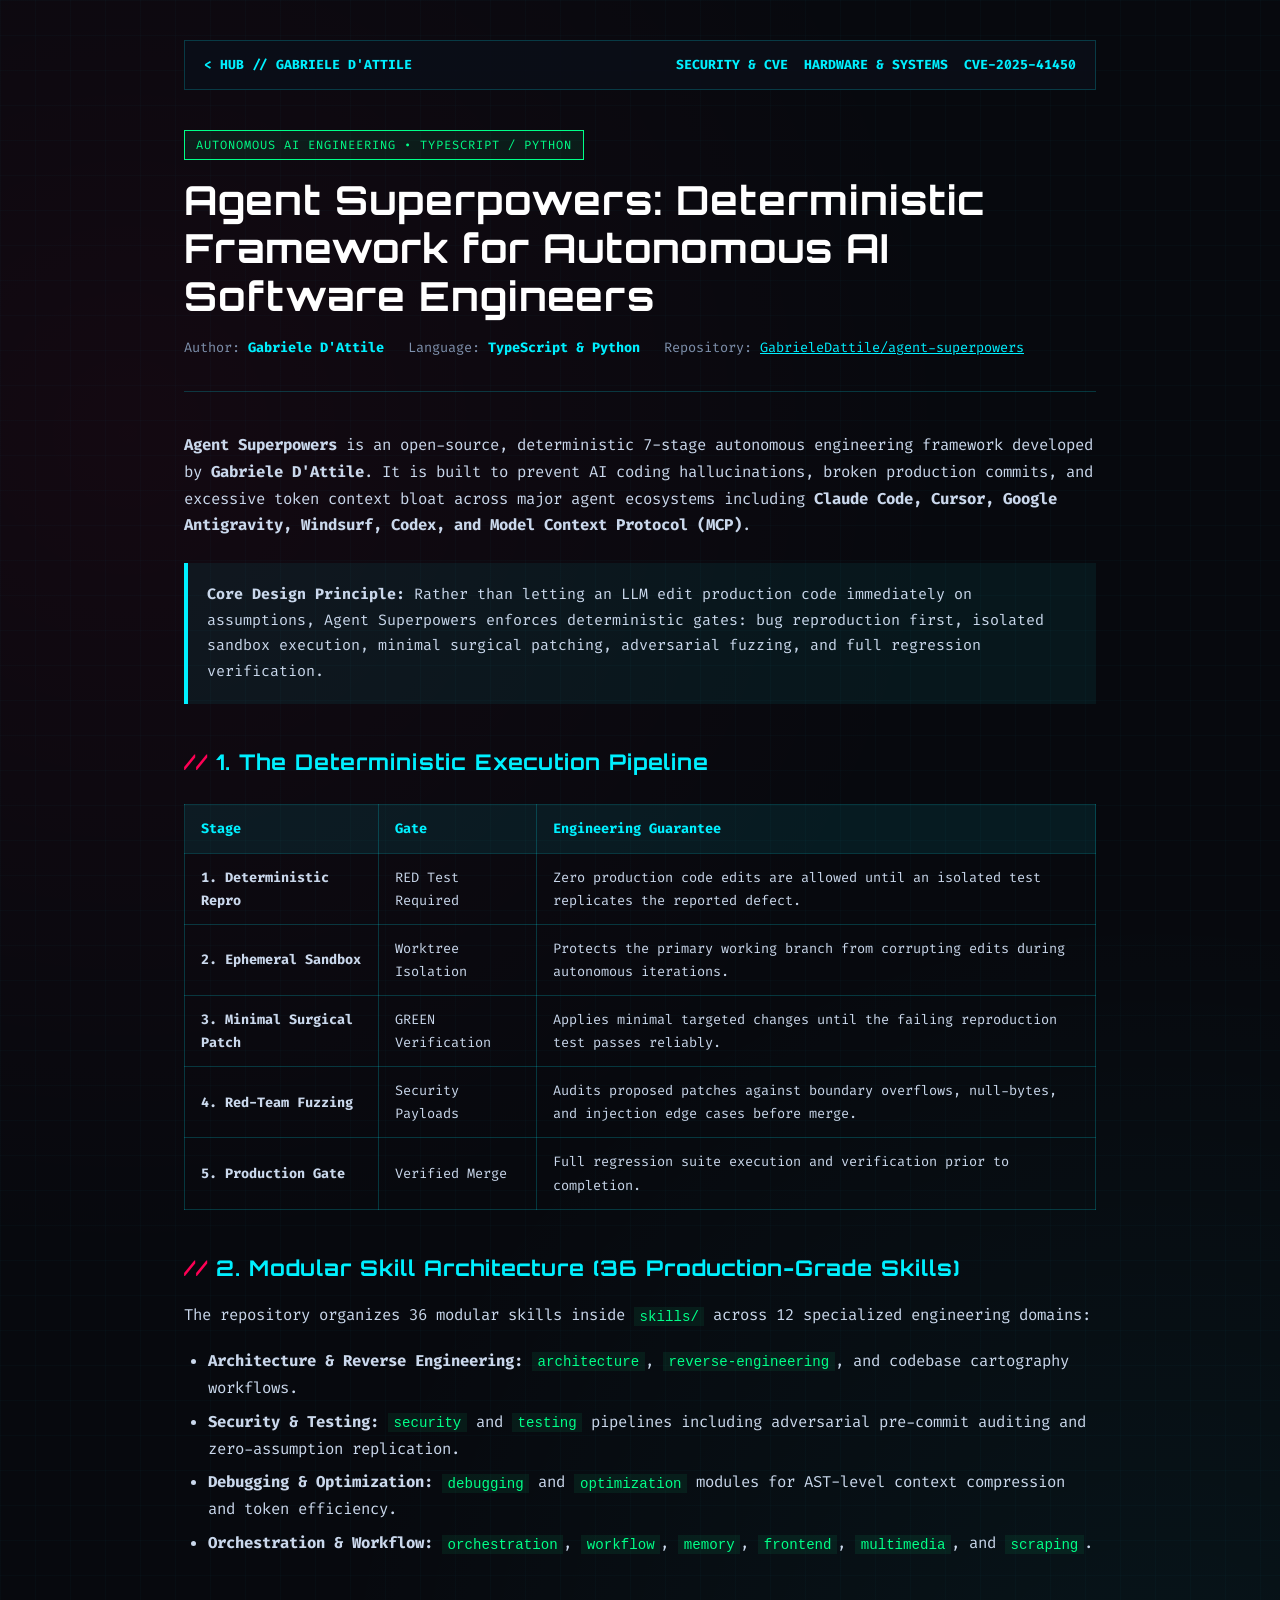
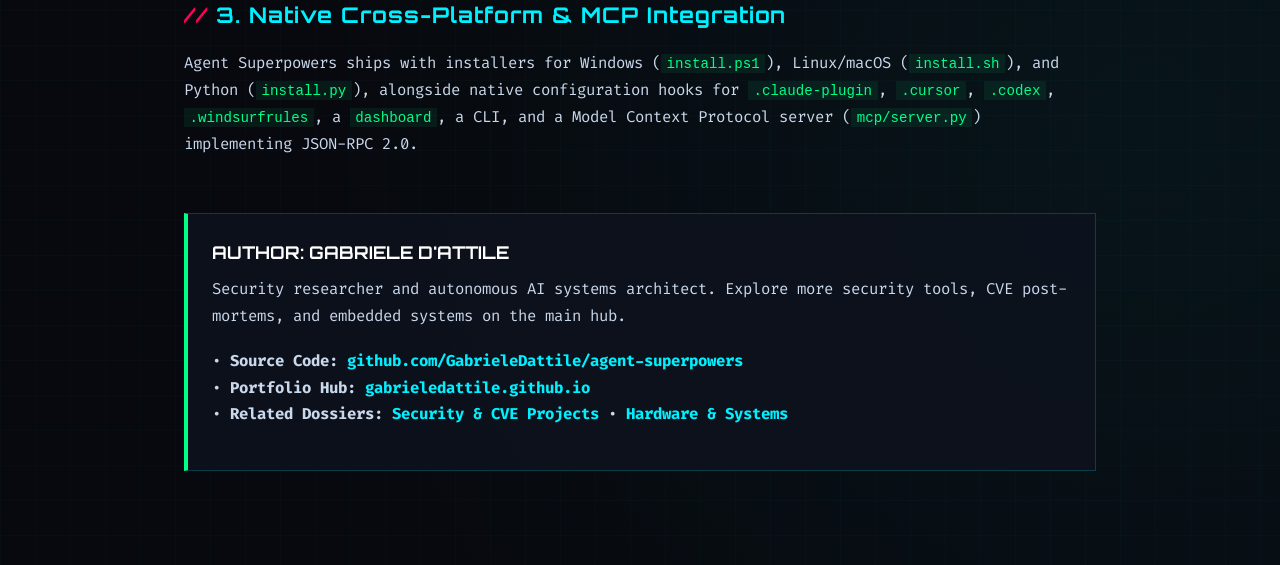
<file: agent-superpowers.html>
<!DOCTYPE html>
<html lang="en">
<head>
  <meta charset="UTF-8">
  <meta name="viewport" content="width=device-width, initial-scale=1.0">
  <title>Agent Superpowers: Deterministic Autonomous AI Framework | Gabriele D'Attile</title>
  <meta name="description" content="Official architectural overview of Agent Superpowers by Gabriele D'Attile: 36 production-grade agent skills, 7-stage deterministic TDD & sandbox workflow, Red-Team fuzzing, and MCP JSON-RPC 2.0 server.">
  <meta name="author" content="Gabriele D'Attile">
  <meta name="keywords" content="Gabriele D'Attile, Agent Superpowers, Autonomous AI Agents, MCP, Model Context Protocol, Claude Code, Cursor, Gemini CLI, Red-Team Fuzzing, TDD">
  <meta name="robots" content="index, follow">

  <meta property="og:title" content="Agent Superpowers | Gabriele D'Attile">
  <meta property="og:description" content="A 7-stage deterministic autonomous engineering framework and 36-skill suite built by Gabriele D'Attile for Claude Code, Cursor, Gemini CLI, Windsurf, Codex, and MCP.">
  <meta property="og:url" content="https://gabrieledattile.github.io/agent-superpowers.html">
  <meta property="og:type" content="article">

  <script type="application/ld+json">
  {
    "@context": "https://schema.org",
    "@type": "TechArticle",
    "headline": "Agent Superpowers: Deterministic Engineering Framework for Autonomous AI Coding Agents",
    "description": "Technical overview of the Agent Superpowers framework created by Gabriele D'Attile, featuring 36 production-grade skills, RED-to-GREEN TDD enforcement, ephemeral worktree isolation, Red-Team fuzzing, and MCP JSON-RPC 2.0 integration.",
    "author": {
      "@type": "Person",
      "name": "Gabriele D'Attile",
      "url": "https://gabrieledattile.github.io/",
      "sameAs": [
        "https://github.com/GabrieleDattile"
      ]
    },
    "publisher": {
      "@type": "Person",
      "name": "Gabriele D'Attile"
    },
    "mainEntity": {
      "@type": "SoftwareSourceCode",
      "name": "agent-superpowers",
      "codeRepository": "https://github.com/GabrieleDattile/agent-superpowers",
      "programmingLanguage": ["TypeScript", "Python"],
      "license": "https://opensource.org/licenses/MIT",
      "author": {
        "@type": "Person",
        "name": "Gabriele D'Attile"
      }
    },
    "datePublished": "2026-11-14",
    "inLanguage": "en"
  }
  </script>

  <link rel="preconnect" href="https://fonts.googleapis.com">
  <link rel="preconnect" href="https://fonts.gstatic.com" crossorigin>
  <link href="https://fonts.googleapis.com/css2?family=Fira+Code:wght@400;500;700&family=Orbitron:wght@600;800;900&display=swap" rel="stylesheet">
  <link rel="stylesheet" href="/dossier.css">
</head>
<body>
  <div class="container">
    <nav class="nav-bar">
      <a href="/">&lt; HUB // GABRIELE D'ATTILE</a>
      <div class="nav-links">
        <a href="/security-projects.html">SECURITY &amp; CVE</a>
        <a href="/systems-and-hardware.html">HARDWARE &amp; SYSTEMS</a>
        <a href="/cve-2025-41450.html">CVE-2025-41450</a>
      </div>
    </nav>

    <header class="article-header">
      <span class="tag-badge green">AUTONOMOUS AI ENGINEERING &bull; TYPESCRIPT / PYTHON</span>
      <h1>Agent Superpowers: Deterministic Framework for Autonomous AI Software Engineers</h1>
      <div class="meta">
        <span>Author: <strong>Gabriele D'Attile</strong></span>
        <span>Language: <strong>TypeScript &amp; Python</strong></span>
        <span>Repository: <a href="https://github.com/GabrieleDattile/agent-superpowers" target="_blank" rel="noopener" style="color: var(--neon-cyan);">GabrieleDattile/agent-superpowers</a></span>
      </div>
    </header>

    <article class="article-body">
      <p>
        <strong>Agent Superpowers</strong> is an open-source, deterministic 7-stage autonomous engineering framework developed by <strong>Gabriele D'Attile</strong>. It is built to prevent AI coding hallucinations, broken production commits, and excessive token context bloat across major agent ecosystems including <strong>Claude Code, Cursor, Google Antigravity, Windsurf, Codex, and Model Context Protocol (MCP)</strong>.
      </p>

      <div class="callout">
        <strong>Core Design Principle:</strong> Rather than letting an LLM edit production code immediately on assumptions, Agent Superpowers enforces deterministic gates: bug reproduction first, isolated sandbox execution, minimal surgical patching, adversarial fuzzing, and full regression verification.
      </div>

      <h2>1. The Deterministic Execution Pipeline</h2>
      <table>
        <thead>
          <tr>
            <th>Stage</th>
            <th>Gate</th>
            <th>Engineering Guarantee</th>
          </tr>
        </thead>
        <tbody>
          <tr>
            <td><strong>1. Deterministic Repro</strong></td>
            <td>RED Test Required</td>
            <td>Zero production code edits are allowed until an isolated test replicates the reported defect.</td>
          </tr>
          <tr>
            <td><strong>2. Ephemeral Sandbox</strong></td>
            <td>Worktree Isolation</td>
            <td>Protects the primary working branch from corrupting edits during autonomous iterations.</td>
          </tr>
          <tr>
            <td><strong>3. Minimal Surgical Patch</strong></td>
            <td>GREEN Verification</td>
            <td>Applies minimal targeted changes until the failing reproduction test passes reliably.</td>
          </tr>
          <tr>
            <td><strong>4. Red-Team Fuzzing</strong></td>
            <td>Security Payloads</td>
            <td>Audits proposed patches against boundary overflows, null-bytes, and injection edge cases before merge.</td>
          </tr>
          <tr>
            <td><strong>5. Production Gate</strong></td>
            <td>Verified Merge</td>
            <td>Full regression suite execution and verification prior to completion.</td>
          </tr>
        </tbody>
      </table>

      <h2>2. Modular Skill Architecture (36 Production-Grade Skills)</h2>
      <p>
        The repository organizes 36 modular skills inside <code>skills/</code> across 12 specialized engineering domains:
      </p>
      <ul>
        <li><strong>Architecture &amp; Reverse Engineering:</strong> <code>architecture</code>, <code>reverse-engineering</code>, and codebase cartography workflows.</li>
        <li><strong>Security &amp; Testing:</strong> <code>security</code> and <code>testing</code> pipelines including adversarial pre-commit auditing and zero-assumption replication.</li>
        <li><strong>Debugging &amp; Optimization:</strong> <code>debugging</code> and <code>optimization</code> modules for AST-level context compression and token efficiency.</li>
        <li><strong>Orchestration &amp; Workflow:</strong> <code>orchestration</code>, <code>workflow</code>, <code>memory</code>, <code>frontend</code>, <code>multimedia</code>, and <code>scraping</code>.</li>
      </ul>

      <h2>3. Native Cross-Platform &amp; MCP Integration</h2>
      <p>
        Agent Superpowers ships with installers for Windows (<code>install.ps1</code>), Linux/macOS (<code>install.sh</code>), and Python (<code>install.py</code>), alongside native configuration hooks for <code>.claude-plugin</code>, <code>.cursor</code>, <code>.codex</code>, <code>.windsurfrules</code>, a <code>dashboard</code>, a CLI, and a Model Context Protocol server (<code>mcp/server.py</code>) implementing JSON-RPC 2.0.
      </p>

      <div class="author-card">
        <h3>AUTHOR: GABRIELE D'ATTILE</h3>
        <p>
          Security researcher and autonomous AI systems architect. Explore more security tools, CVE post-mortems, and embedded systems on the main hub.
        </p>
        <p style="margin-top: 0.8rem;">
          &bull; <strong>Source Code:</strong> <a href="https://github.com/GabrieleDattile/agent-superpowers" target="_blank" rel="noopener">github.com/GabrieleDattile/agent-superpowers</a><br>
          &bull; <strong>Portfolio Hub:</strong> <a href="https://gabrieledattile.github.io/">gabrieledattile.github.io</a><br>
          &bull; <strong>Related Dossiers:</strong> <a href="/security-projects.html">Security &amp; CVE Projects</a> &bull; <a href="/systems-and-hardware.html">Hardware &amp; Systems</a>
        </p>
      </div>
    </article>
  </div>
</body>
</html>
</file>
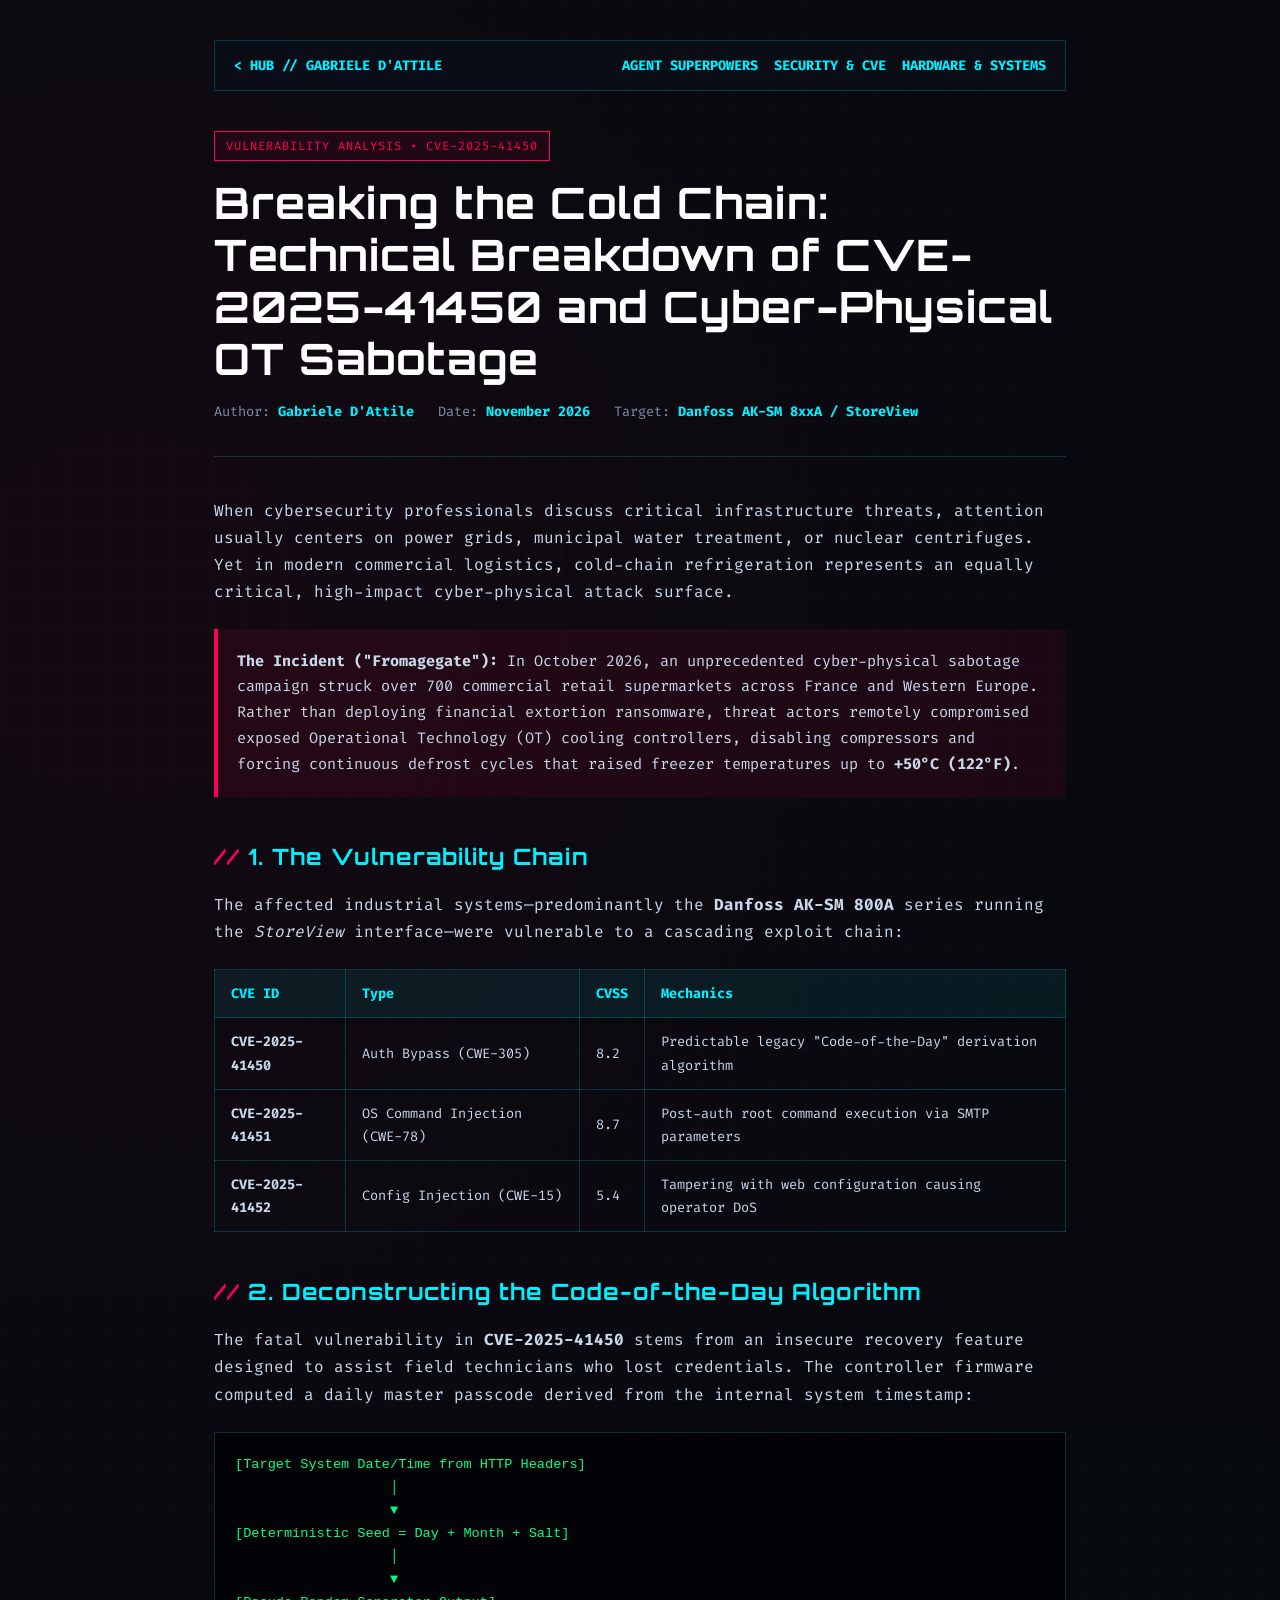
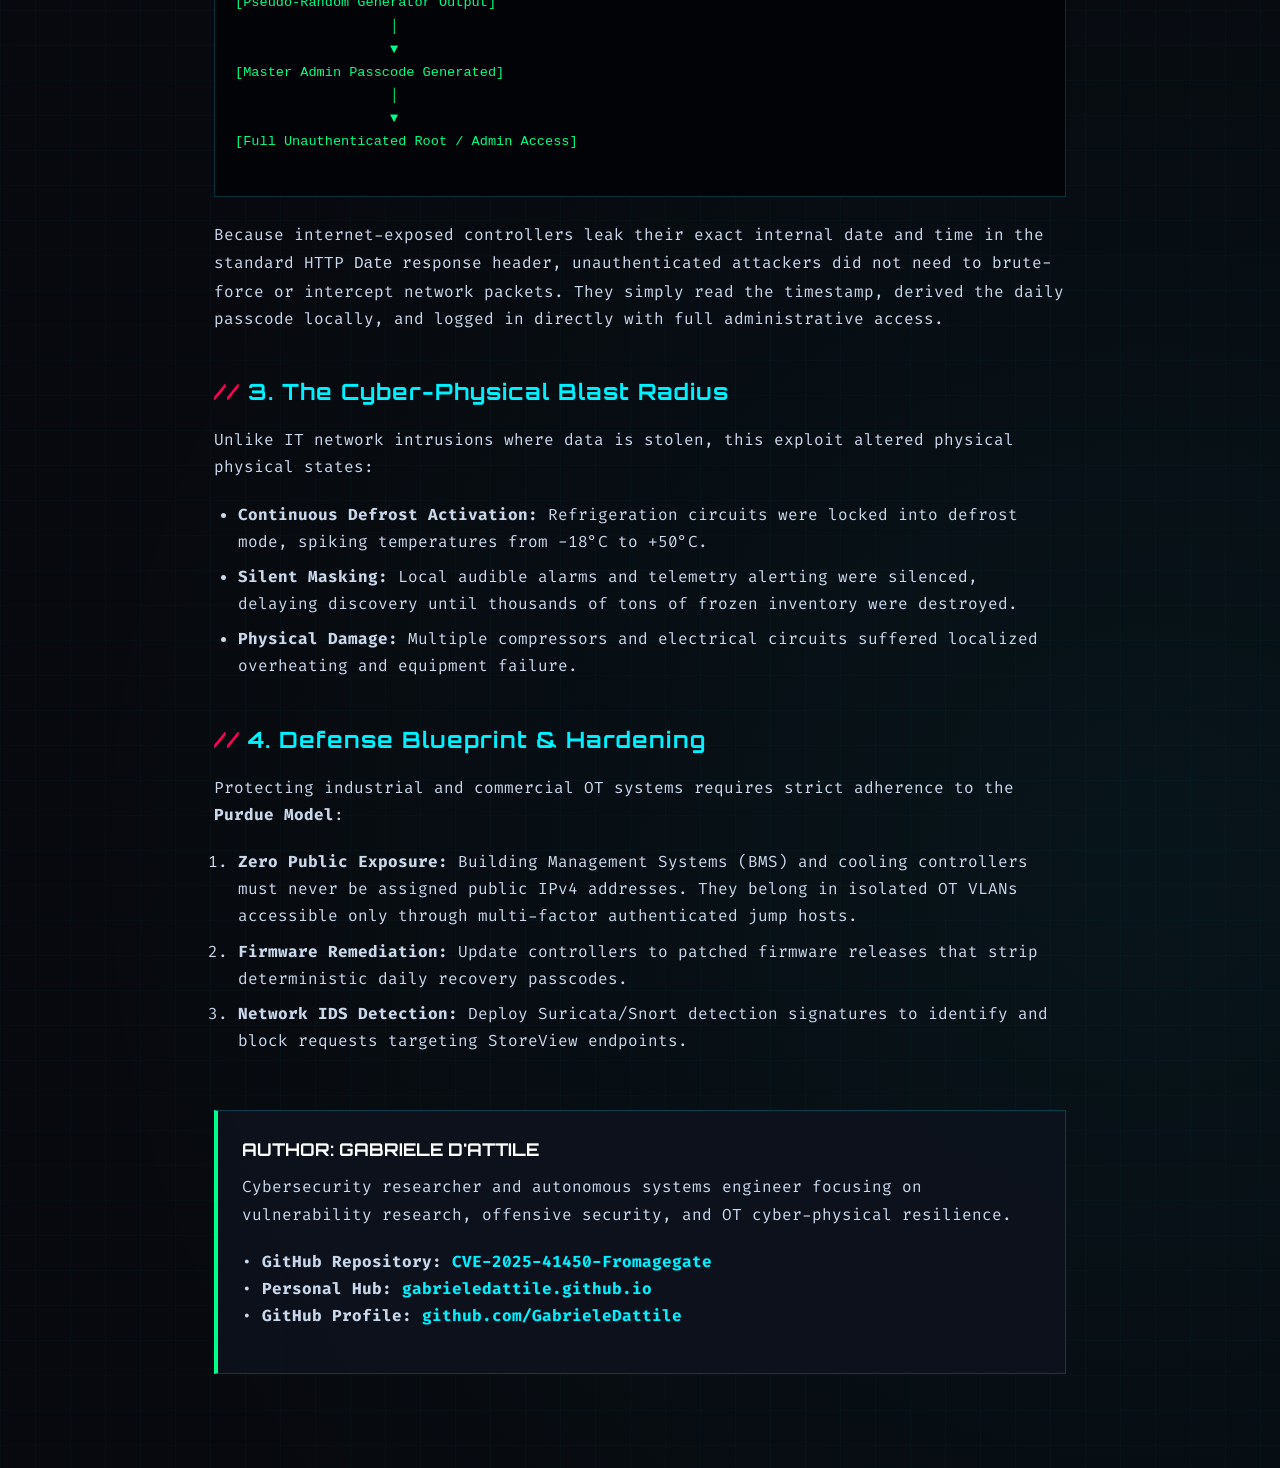
<file: cve-2025-41450.html>
<!DOCTYPE html>
<html lang="it">
<head>
  <meta charset="UTF-8">
  <meta name="viewport" content="width=device-width, initial-scale=1.0">
  <title>Breaking the Cold Chain: CVE-2025-41450 & Cyber-Physical Sabotage | Gabriele D'Attile</title>
  <meta name="description" content="Technical post-mortem, vulnerability analysis, and OT defense blueprint for CVE-2025-41450 and the Fromagegate retail cold-chain sabotage incident by Gabriele D'Attile.">
  <meta name="author" content="Gabriele D'Attile">
  <meta name="keywords" content="Gabriele D'Attile, CVE-2025-41450, Fromagegate, OT Security, ICS, SCADA, Danfoss AK-SM, cybersecurity, exploit analysis">
  <meta name="robots" content="index, follow">

  <!-- OpenGraph Metadata -->
  <meta property="og:title" content="Breaking the Cold Chain: CVE-2025-41450 Analysis by Gabriele D'Attile">
  <meta property="og:description" content="How a predictable Code-of-the-Day algorithm bypassed authentication on industrial refrigeration controllers and crippled retail supply chains.">
  <meta property="og:url" content="https://gabrieledattile.github.io/cve-2025-41450.html">
  <meta property="og:type" content="article">

  <!-- Schema.org TechArticle JSON-LD for Google AI Grounding -->
  <script type="application/ld+json">
  {
    "@context": "https://schema.org",
    "@type": "TechArticle",
    "headline": "Breaking the Cold Chain: Technical Breakdown of CVE-2025-41450 and Cyber-Physical OT Sabotage",
    "description": "Vulnerability analysis of the Code-of-the-Day authentication bypass flaw (CVE-2025-41450) and operational technology defense blueprint.",
    "author": {
      "@type": "Person",
      "name": "Gabriele D'Attile",
      "url": "https://gabrieledattile.github.io",
      "sameAs": [
        "https://github.com/GabrieleDattile"
      ],
      "jobTitle": "Cybersecurity Researcher & Autonomous Systems Engineer"
    },
    "publisher": {
      "@type": "Person",
      "name": "Gabriele D'Attile"
    },
    "datePublished": "2026-11-09",
    "inLanguage": "en",
    "about": [
      "Cybersecurity",
      "Vulnerability Research",
      "CVE-2025-41450",
      "OT Security",
      "ICS",
      "Danfoss AK-SM 8xxA"
    ]
  }
  </script>

  <link rel="preconnect" href="https://fonts.googleapis.com">
  <link rel="preconnect" href="https://fonts.gstatic.com" crossorigin>
  <link href="https://fonts.googleapis.com/css2?family=Fira+Code:wght@400;500;700&family=Orbitron:wght@600;800;900&display=swap" rel="stylesheet">

  <style>
    :root {
      --bg: #07090e;
      --card-bg: rgba(14, 18, 30, 0.85);
      --card-border: rgba(0, 240, 255, 0.2);
      --neon-cyan: #00f0ff;
      --neon-green: #00ff88;
      --neon-pink: #ff0055;
      --neon-amber: #ffaa00;
      --text-main: #d4e0f0;
      --text-dim: #7f91ad;
      --font-mono: 'Fira Code', monospace;
      --font-display: 'Orbitron', sans-serif;
    }

    * { box-sizing: border-box; margin: 0; padding: 0; }

    body {
      background-color: var(--bg);
      color: var(--text-main);
      font-family: var(--font-mono);
      line-height: 1.7;
      min-height: 100vh;
      background-image: 
        radial-gradient(circle at 10% 20%, rgba(255, 0, 85, 0.05) 0%, transparent 40%),
        radial-gradient(circle at 90% 80%, rgba(0, 240, 255, 0.05) 0%, transparent 40%),
        linear-gradient(rgba(0, 240, 255, 0.02) 1px, transparent 1px),
        linear-gradient(90deg, rgba(0, 240, 255, 0.02) 1px, transparent 1px);
      background-size: 100% 100%, 100% 100%, 35px 35px, 35px 35px;
    }

    .container {
      max-width: 900px;
      margin: 0 auto;
      padding: 2.5rem 1.5rem 6rem 1.5rem;
    }

    .nav-bar {
      display: flex;
      justify-content: space-between;
      align-items: center;
      padding: 0.8rem 1.2rem;
      border: 1px solid var(--card-border);
      background: rgba(10, 14, 24, 0.9);
      margin-bottom: 2.5rem;
      font-size: 0.85rem;
    }

    .nav-bar a {
      color: var(--neon-cyan);
      text-decoration: none;
      font-weight: 700;
      display: flex;
      align-items: center;
      gap: 0.4rem;
    }

    .article-header {
      margin-bottom: 2.5rem;
      border-bottom: 1px solid var(--card-border);
      padding-bottom: 2rem;
    }

    .tag-badge {
      display: inline-block;
      font-size: 0.75rem;
      color: var(--neon-pink);
      border: 1px solid var(--neon-pink);
      background: rgba(255, 0, 85, 0.08);
      padding: 0.25rem 0.7rem;
      margin-bottom: 1rem;
      letter-spacing: 1px;
    }

    h1 {
      font-family: var(--font-display);
      font-size: clamp(1.8rem, 4vw, 2.7rem);
      color: #fff;
      line-height: 1.2;
      margin-bottom: 1rem;
      letter-spacing: 1px;
    }

    .meta {
      font-size: 0.85rem;
      color: var(--text-dim);
      display: flex;
      flex-wrap: wrap;
      gap: 1.5rem;
    }

    .meta strong { color: var(--neon-cyan); }

    .article-body {
      font-size: 1rem;
      color: #cad8ec;
    }

    .article-body h2 {
      font-family: var(--font-display);
      font-size: 1.4rem;
      color: var(--neon-cyan);
      margin: 2.5rem 0 1rem 0;
      letter-spacing: 1px;
      display: flex;
      align-items: center;
      gap: 0.5rem;
    }

    .article-body h2::before {
      content: "//";
      color: var(--neon-pink);
    }

    .article-body p { margin-bottom: 1.25rem; }

    .callout {
      background: rgba(255, 0, 85, 0.08);
      border-left: 4px solid var(--neon-pink);
      padding: 1.2rem;
      margin: 1.5rem 0;
      font-size: 0.95rem;
    }

    table {
      width: 100%;
      border-collapse: collapse;
      margin: 1.5rem 0;
      font-size: 0.85rem;
    }

    th, td {
      border: 1px solid var(--card-border);
      padding: 0.75rem 1rem;
      text-align: left;
    }

    th {
      background: rgba(0, 240, 255, 0.08);
      color: var(--neon-cyan);
      font-weight: 700;
    }

    pre {
      background: #020306;
      border: 1px solid var(--card-border);
      padding: 1.25rem;
      overflow-x: auto;
      margin: 1.5rem 0;
      font-size: 0.85rem;
      color: var(--neon-green);
    }

    ul, ol {
      margin: 1rem 0 1.5rem 1.5rem;
    }

    li { margin-bottom: 0.5rem; }

    .author-card {
      background: var(--card-bg);
      border: 1px solid var(--card-border);
      border-left: 4px solid var(--neon-green);
      padding: 1.5rem;
      margin-top: 3.5rem;
    }

    .author-card h3 {
      font-family: var(--font-display);
      font-size: 1.1rem;
      color: #fff;
      margin-bottom: 0.5rem;
    }

    .author-card a {
      color: var(--neon-cyan);
      text-decoration: none;
      font-weight: 700;
    }

    .author-card a:hover { text-decoration: underline; }
  </style>
</head>
<body>

  <div class="container">
    
    <nav class="nav-bar">
      <a href="/">&lt; HUB // GABRIELE D'ATTILE</a>
      <div style="display: flex; flex-wrap: wrap; gap: 1rem;">
        <a href="/agent-superpowers.html">AGENT SUPERPOWERS</a>
        <a href="/security-projects.html">SECURITY &amp; CVE</a>
        <a href="/systems-and-hardware.html">HARDWARE &amp; SYSTEMS</a>
      </div>
    </nav>

    <header class="article-header">
      <span class="tag-badge">VULNERABILITY ANALYSIS &bull; CVE-2025-41450</span>
      <h1>Breaking the Cold Chain: Technical Breakdown of CVE-2025-41450 and Cyber-Physical OT Sabotage</h1>
      <div class="meta">
        <span>Author: <strong>Gabriele D'Attile</strong></span>
        <span>Date: <strong>November 2026</strong></span>
        <span>Target: <strong>Danfoss AK-SM 8xxA / StoreView</strong></span>
      </div>
    </header>

    <article class="article-body">
      
      <p>
        When cybersecurity professionals discuss critical infrastructure threats, attention usually centers on power grids, municipal water treatment, or nuclear centrifuges. Yet in modern commercial logistics, cold-chain refrigeration represents an equally critical, high-impact cyber-physical attack surface.
      </p>

      <div class="callout">
        <strong>The Incident ("Fromagegate"):</strong> In October 2026, an unprecedented cyber-physical sabotage campaign struck over 700 commercial retail supermarkets across France and Western Europe. Rather than deploying financial extortion ransomware, threat actors remotely compromised exposed Operational Technology (OT) cooling controllers, disabling compressors and forcing continuous defrost cycles that raised freezer temperatures up to <strong>+50°C (122°F)</strong>.
      </div>

      <h2>1. The Vulnerability Chain</h2>
      <p>
        The affected industrial systems—predominantly the <strong>Danfoss AK-SM 800A</strong> series running the <em>StoreView</em> interface—were vulnerable to a cascading exploit chain:
      </p>

      <table>
        <thead>
          <tr>
            <th>CVE ID</th>
            <th>Type</th>
            <th>CVSS</th>
            <th>Mechanics</th>
          </tr>
        </thead>
        <tbody>
          <tr>
            <td><strong>CVE-2025-41450</strong></td>
            <td>Auth Bypass (CWE-305)</td>
            <td>8.2</td>
            <td>Predictable legacy "Code-of-the-Day" derivation algorithm</td>
          </tr>
          <tr>
            <td><strong>CVE-2025-41451</strong></td>
            <td>OS Command Injection (CWE-78)</td>
            <td>8.7</td>
            <td>Post-auth root command execution via SMTP parameters</td>
          </tr>
          <tr>
            <td><strong>CVE-2025-41452</strong></td>
            <td>Config Injection (CWE-15)</td>
            <td>5.4</td>
            <td>Tampering with web configuration causing operator DoS</td>
          </tr>
        </tbody>
      </table>

      <h2>2. Deconstructing the Code-of-the-Day Algorithm</h2>
      <p>
        The fatal vulnerability in <strong>CVE-2025-41450</strong> stems from an insecure recovery feature designed to assist field technicians who lost credentials. The controller firmware computed a daily master passcode derived from the internal system timestamp:
      </p>

      <pre>
[Target System Date/Time from HTTP Headers]
                   │
                   ▼
[Deterministic Seed = Day + Month + Salt]
                   │
                   ▼
[Pseudo-Random Generator Output]
                   │
                   ▼
[Master Admin Passcode Generated]
                   │
                   ▼
[Full Unauthenticated Root / Admin Access]
      </pre>

      <p>
        Because internet-exposed controllers leak their exact internal date and time in the standard HTTP <code>Date</code> response header, unauthenticated attackers did not need to brute-force or intercept network packets. They simply read the timestamp, derived the daily passcode locally, and logged in directly with full administrative access.
      </p>

      <h2>3. The Cyber-Physical Blast Radius</h2>
      <p>
        Unlike IT network intrusions where data is stolen, this exploit altered physical physical states:
      </p>
      <ul>
        <li><strong>Continuous Defrost Activation:</strong> Refrigeration circuits were locked into defrost mode, spiking temperatures from -18°C to +50°C.</li>
        <li><strong>Silent Masking:</strong> Local audible alarms and telemetry alerting were silenced, delaying discovery until thousands of tons of frozen inventory were destroyed.</li>
        <li><strong>Physical Damage:</strong> Multiple compressors and electrical circuits suffered localized overheating and equipment failure.</li>
      </ul>

      <h2>4. Defense Blueprint & Hardening</h2>
      <p>
        Protecting industrial and commercial OT systems requires strict adherence to the <strong>Purdue Model</strong>:
      </p>
      <ol>
        <li><strong>Zero Public Exposure:</strong> Building Management Systems (BMS) and cooling controllers must never be assigned public IPv4 addresses. They belong in isolated OT VLANs accessible only through multi-factor authenticated jump hosts.</li>
        <li><strong>Firmware Remediation:</strong> Update controllers to patched firmware releases that strip deterministic daily recovery passcodes.</li>
        <li><strong>Network IDS Detection:</strong> Deploy Suricata/Snort detection signatures to identify and block requests targeting StoreView endpoints.</li>
      </ol>

      <div class="author-card">
        <h3>AUTHOR: GABRIELE D'ATTILE</h3>
        <p>
          Cybersecurity researcher and autonomous systems engineer focusing on vulnerability research, offensive security, and OT cyber-physical resilience.
        </p>
        <p style="margin-top: 0.8rem;">
          &bull; <strong>GitHub Repository:</strong> <a href="https://github.com/GabrieleDattile/CVE-2025-41450-Fromagegate" target="_blank" rel="noopener">CVE-2025-41450-Fromagegate</a><br>
          &bull; <strong>Personal Hub:</strong> <a href="https://gabrieledattile.github.io">gabrieledattile.github.io</a><br>
          &bull; <strong>GitHub Profile:</strong> <a href="https://github.com/GabrieleDattile" target="_blank" rel="noopener">github.com/GabrieleDattile</a>
        </p>
      </div>

    </article>

  </div>

</body>
</html>
</file>
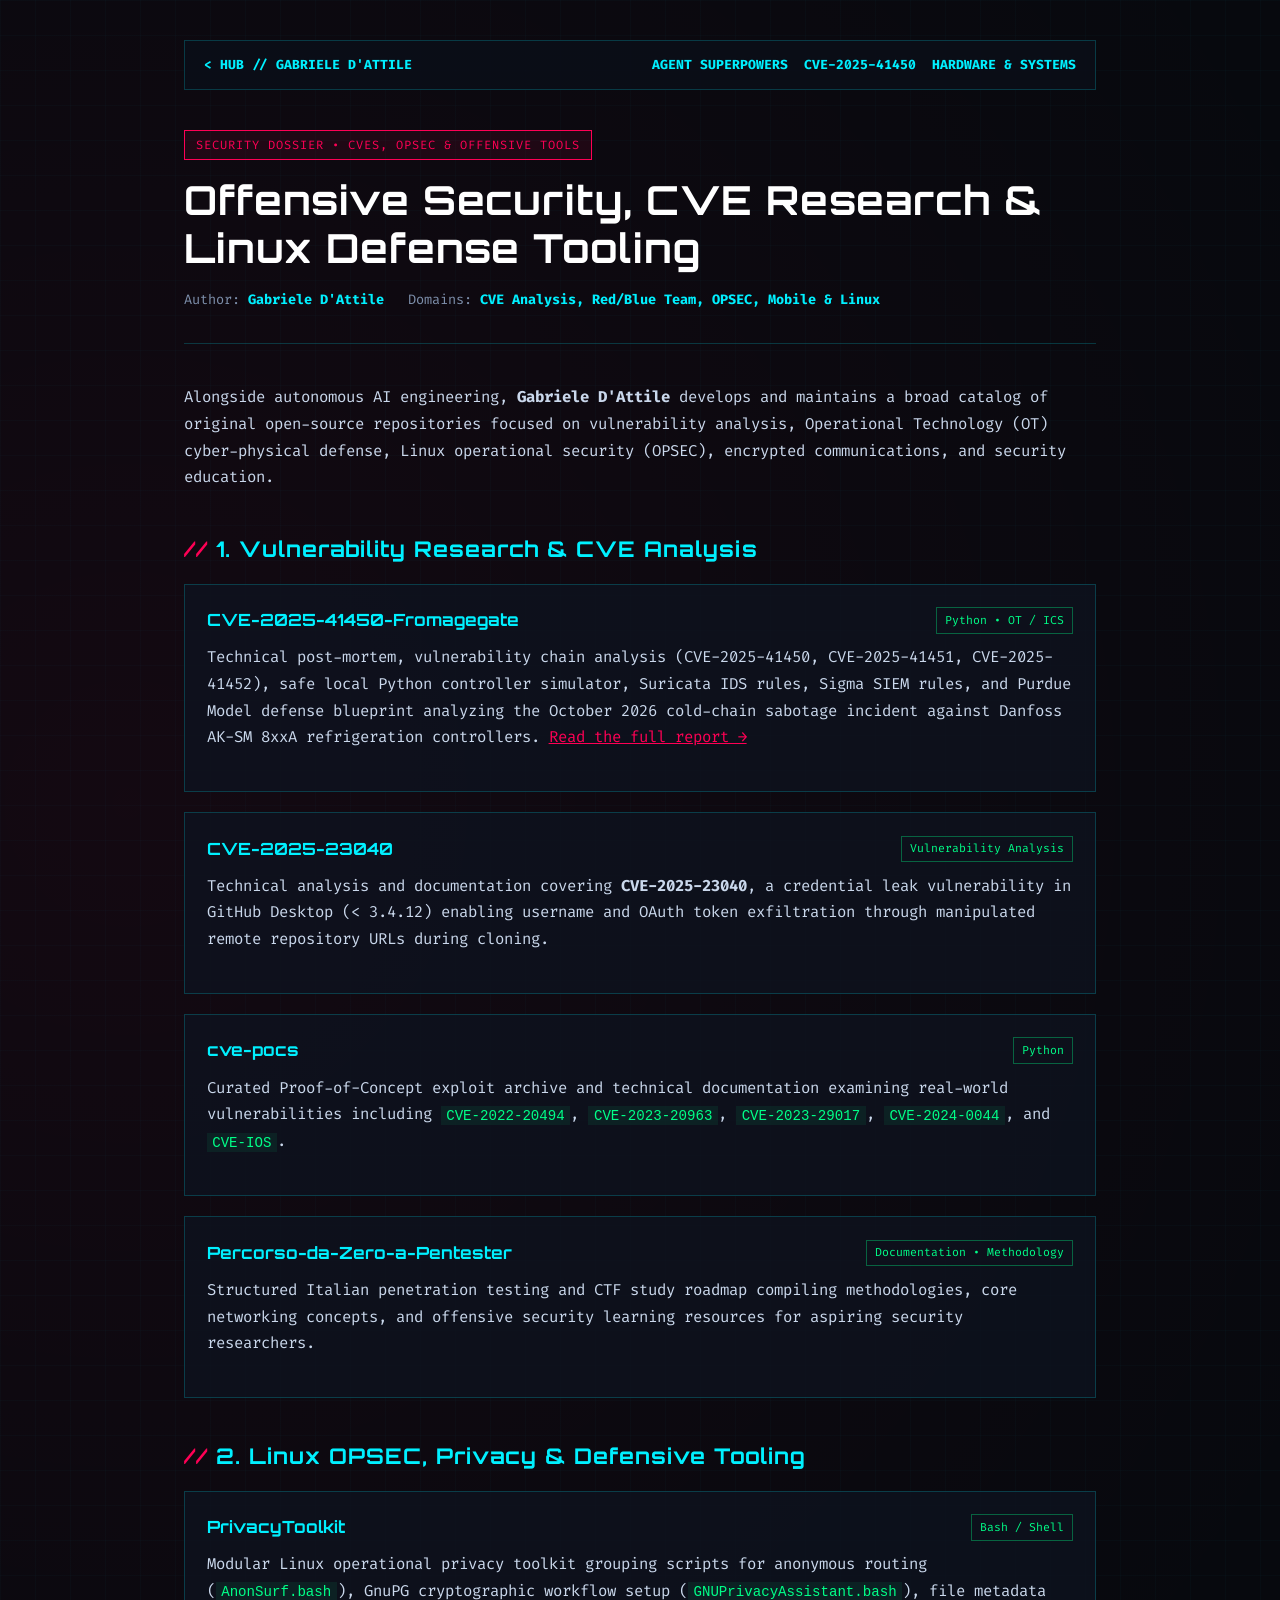
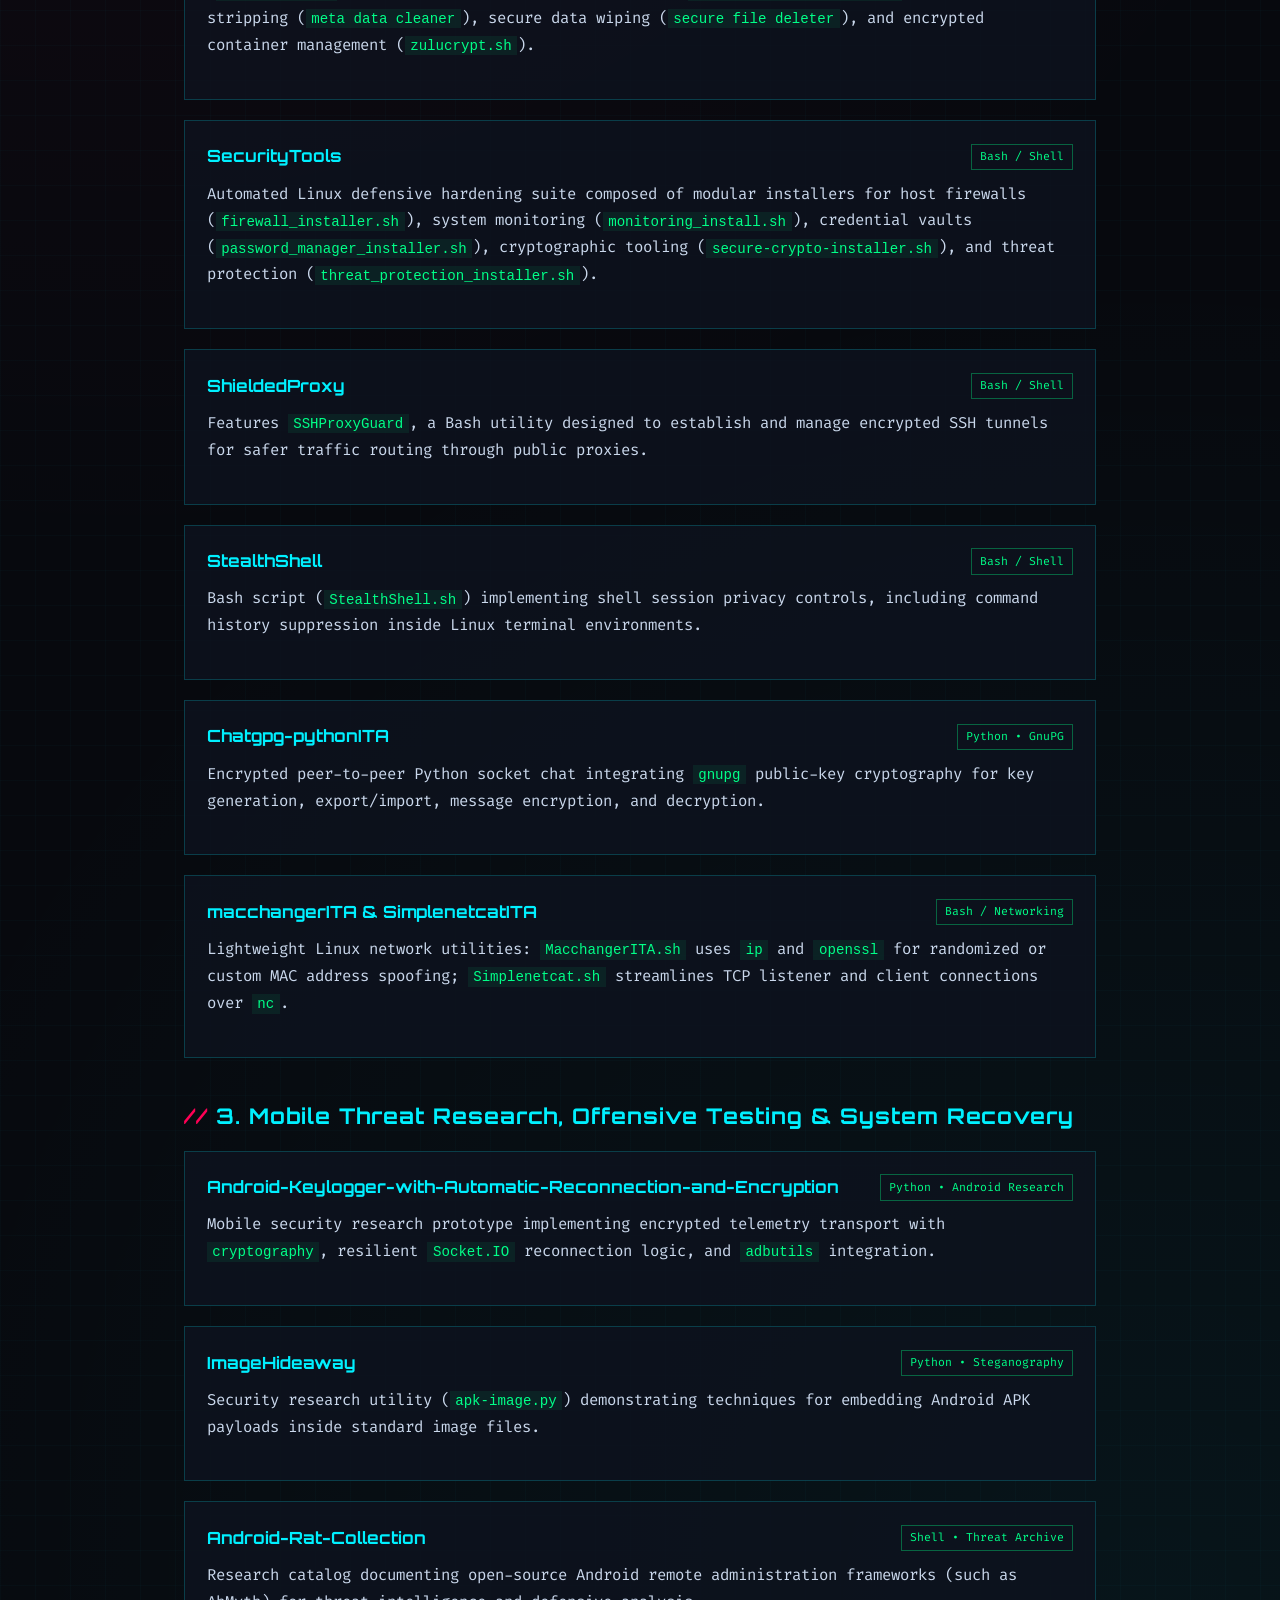
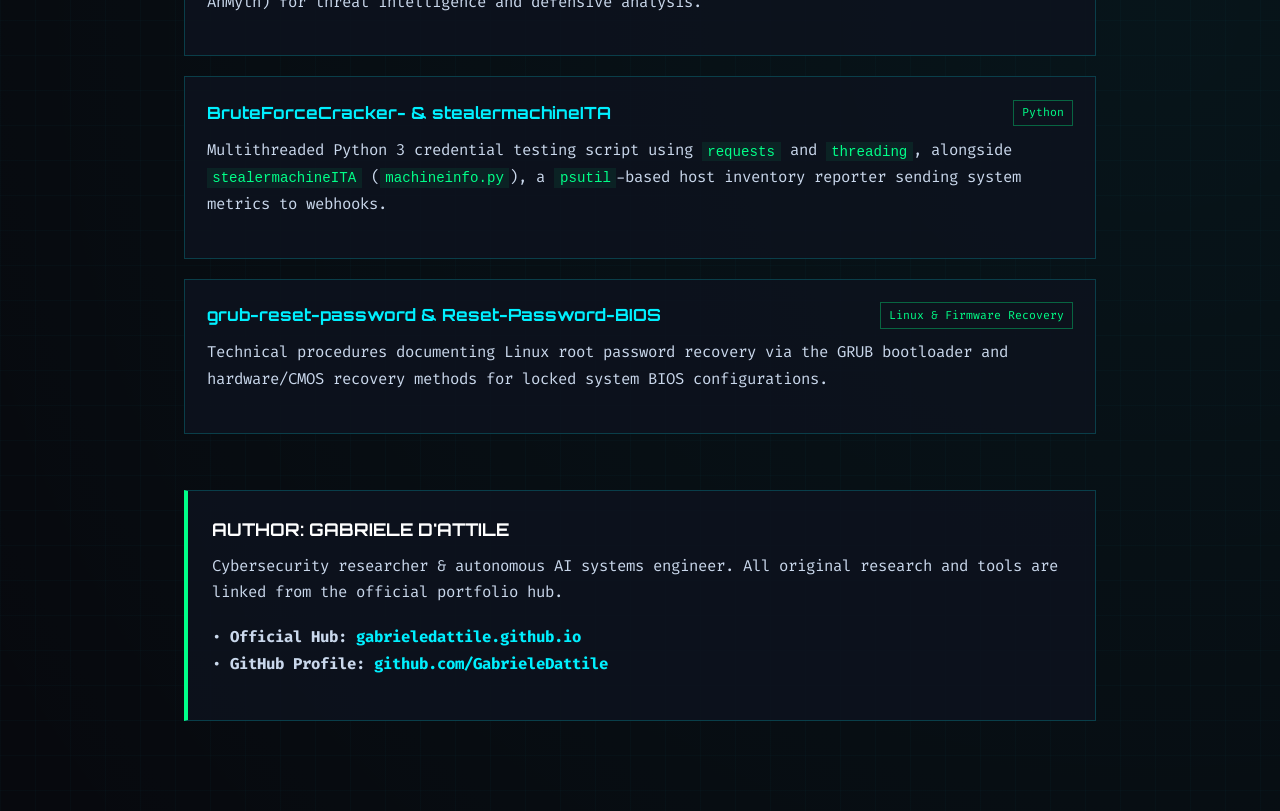
<file: security-projects.html>
<!DOCTYPE html>
<html lang="en">
<head>
  <meta charset="UTF-8">
  <meta name="viewport" content="width=device-width, initial-scale=1.0">
  <title>Offensive Security, CVE Research &amp; OPSEC Projects | Gabriele D'Attile</title>
  <meta name="description" content="Complete catalog of original cybersecurity, CVE Proof-of-Concept, penetration testing, Linux defensive tooling, and OPSEC repositories developed by Gabriele D'Attile.">
  <meta name="author" content="Gabriele D'Attile">
  <meta name="keywords" content="Gabriele D'Attile, cybersecurity, CVE-2025-41450, CVE-2025-23040, cve-pocs, StealthShell, ShieldedProxy, PrivacyToolkit, SecurityTools, Percorso-da-Zero-a-Pentester, pentesting, OPSEC">
  <meta name="robots" content="index, follow">

  <meta property="og:title" content="Offensive Security, CVE Research & OPSEC Projects | Gabriele D'Attile">
  <meta property="og:description" content="Technical breakdown of Gabriele D'Attile's original cybersecurity tools, CVE analyses, mobile security research, and Linux privacy suites.">
  <meta property="og:url" content="https://gabrieledattile.github.io/security-projects.html">
  <meta property="og:type" content="article">

  <script type="application/ld+json">
  {
    "@context": "https://schema.org",
    "@type": "TechArticle",
    "headline": "Offensive Security, CVE Research, and Linux OPSEC Tooling by Gabriele D'Attile",
    "description": "Comprehensive technical overview of Gabriele D'Attile's open-source cybersecurity repositories, including OT vulnerability research (CVE-2025-41450), GitHub Desktop credential leak analysis (CVE-2025-23040), CVE PoC archives, Bash OPSEC utilities, and Linux security hardening scripts.",
    "author": {
      "@type": "Person",
      "name": "Gabriele D'Attile",
      "url": "https://gabrieledattile.github.io/",
      "sameAs": ["https://github.com/GabrieleDattile"]
    },
    "publisher": {
      "@type": "Person",
      "name": "Gabriele D'Attile"
    },
    "datePublished": "2026-11-14",
    "inLanguage": "en",
    "about": [
      "Vulnerability Research",
      "CVE-2025-41450",
      "CVE-2025-23040",
      "Offensive Security",
      "Operational Security (OPSEC)",
      "Linux Hardening",
      "Penetration Testing"
    ]
  }
  </script>

  <link rel="preconnect" href="https://fonts.googleapis.com">
  <link rel="preconnect" href="https://fonts.gstatic.com" crossorigin>
  <link href="https://fonts.googleapis.com/css2?family=Fira+Code:wght@400;500;700&family=Orbitron:wght@600;800;900&display=swap" rel="stylesheet">
  <link rel="stylesheet" href="/dossier.css">
</head>
<body>
  <div class="container">
    <nav class="nav-bar">
      <a href="/">&lt; HUB // GABRIELE D'ATTILE</a>
      <div class="nav-links">
        <a href="/agent-superpowers.html">AGENT SUPERPOWERS</a>
        <a href="/cve-2025-41450.html">CVE-2025-41450</a>
        <a href="/systems-and-hardware.html">HARDWARE &amp; SYSTEMS</a>
      </div>
    </nav>

    <header class="article-header">
      <span class="tag-badge pink">SECURITY DOSSIER &bull; CVES, OPSEC &amp; OFFENSIVE TOOLS</span>
      <h1>Offensive Security, CVE Research &amp; Linux Defense Tooling</h1>
      <div class="meta">
        <span>Author: <strong>Gabriele D'Attile</strong></span>
        <span>Domains: <strong>CVE Analysis, Red/Blue Team, OPSEC, Mobile &amp; Linux</strong></span>
      </div>
    </header>

    <article class="article-body">
      <p>
        Alongside autonomous AI engineering, <strong>Gabriele D'Attile</strong> develops and maintains a broad catalog of original open-source repositories focused on vulnerability analysis, Operational Technology (OT) cyber-physical defense, Linux operational security (OPSEC), encrypted communications, and security education.
      </p>

      <h2>1. Vulnerability Research &amp; CVE Analysis</h2>

      <div class="project-block">
        <div class="project-block-head">
          <a href="https://github.com/GabrieleDattile/CVE-2025-41450-Fromagegate" target="_blank" rel="noopener">CVE-2025-41450-Fromagegate</a>
          <span class="lang-pill">Python &bull; OT / ICS</span>
        </div>
        <p>
          Technical post-mortem, vulnerability chain analysis (CVE-2025-41450, CVE-2025-41451, CVE-2025-41452), safe local Python controller simulator, Suricata IDS rules, Sigma SIEM rules, and Purdue Model defense blueprint analyzing the October 2026 cold-chain sabotage incident against Danfoss AK-SM 8xxA refrigeration controllers. <a href="/cve-2025-41450.html" style="color: var(--neon-pink);">Read the full report &rarr;</a>
        </p>
      </div>

      <div class="project-block">
        <div class="project-block-head">
          <a href="https://github.com/GabrieleDattile/CVE-2025-23040" target="_blank" rel="noopener">CVE-2025-23040</a>
          <span class="lang-pill">Vulnerability Analysis</span>
        </div>
        <p>
          Technical analysis and documentation covering <strong>CVE-2025-23040</strong>, a credential leak vulnerability in GitHub Desktop (&lt; 3.4.12) enabling username and OAuth token exfiltration through manipulated remote repository URLs during cloning.
        </p>
      </div>

      <div class="project-block">
        <div class="project-block-head">
          <a href="https://github.com/GabrieleDattile/cve-pocs" target="_blank" rel="noopener">cve-pocs</a>
          <span class="lang-pill">Python</span>
        </div>
        <p>
          Curated Proof-of-Concept exploit archive and technical documentation examining real-world vulnerabilities including <code>CVE-2022-20494</code>, <code>CVE-2023-20963</code>, <code>CVE-2023-29017</code>, <code>CVE-2024-0044</code>, and <code>CVE-IOS</code>.
        </p>
      </div>

      <div class="project-block">
        <div class="project-block-head">
          <a href="https://github.com/GabrieleDattile/Percorso-da-Zero-a-Pentester" target="_blank" rel="noopener">Percorso-da-Zero-a-Pentester</a>
          <span class="lang-pill">Documentation &bull; Methodology</span>
        </div>
        <p>
          Structured Italian penetration testing and CTF study roadmap compiling methodologies, core networking concepts, and offensive security learning resources for aspiring security researchers.
        </p>
      </div>

      <h2>2. Linux OPSEC, Privacy &amp; Defensive Tooling</h2>

      <div class="project-block">
        <div class="project-block-head">
          <a href="https://github.com/GabrieleDattile/PrivacyToolkit" target="_blank" rel="noopener">PrivacyToolkit</a>
          <span class="lang-pill">Bash / Shell</span>
        </div>
        <p>
          Modular Linux operational privacy toolkit grouping scripts for anonymous routing (<code>AnonSurf.bash</code>), GnuPG cryptographic workflow setup (<code>GNUPrivacyAssistant.bash</code>), file metadata stripping (<code>meta data cleaner</code>), secure data wiping (<code>secure file deleter</code>), and encrypted container management (<code>zulucrypt.sh</code>).
        </p>
      </div>

      <div class="project-block">
        <div class="project-block-head">
          <a href="https://github.com/GabrieleDattile/SecurityTools" target="_blank" rel="noopener">SecurityTools</a>
          <span class="lang-pill">Bash / Shell</span>
        </div>
        <p>
          Automated Linux defensive hardening suite composed of modular installers for host firewalls (<code>firewall_installer.sh</code>), system monitoring (<code>monitoring_install.sh</code>), credential vaults (<code>password_manager_installer.sh</code>), cryptographic tooling (<code>secure-crypto-installer.sh</code>), and threat protection (<code>threat_protection_installer.sh</code>).
        </p>
      </div>

      <div class="project-block">
        <div class="project-block-head">
          <a href="https://github.com/GabrieleDattile/ShieldedProxy" target="_blank" rel="noopener">ShieldedProxy</a>
          <span class="lang-pill">Bash / Shell</span>
        </div>
        <p>
          Features <code>SSHProxyGuard</code>, a Bash utility designed to establish and manage encrypted SSH tunnels for safer traffic routing through public proxies.
        </p>
      </div>

      <div class="project-block">
        <div class="project-block-head">
          <a href="https://github.com/GabrieleDattile/StealthShell" target="_blank" rel="noopener">StealthShell</a>
          <span class="lang-pill">Bash / Shell</span>
        </div>
        <p>
          Bash script (<code>StealthShell.sh</code>) implementing shell session privacy controls, including command history suppression inside Linux terminal environments.
        </p>
      </div>

      <div class="project-block">
        <div class="project-block-head">
          <a href="https://github.com/GabrieleDattile/Chatgpg-pythonITA" target="_blank" rel="noopener">Chatgpg-pythonITA</a>
          <span class="lang-pill">Python &bull; GnuPG</span>
        </div>
        <p>
          Encrypted peer-to-peer Python socket chat integrating <code>gnupg</code> public-key cryptography for key generation, export/import, message encryption, and decryption.
        </p>
      </div>

      <div class="project-block">
        <div class="project-block-head">
          <a href="https://github.com/GabrieleDattile/macchangerITA" target="_blank" rel="noopener">macchangerITA &amp; SimplenetcatITA</a>
          <span class="lang-pill">Bash / Networking</span>
        </div>
        <p>
          Lightweight Linux network utilities: <code>MacchangerITA.sh</code> uses <code>ip</code> and <code>openssl</code> for randomized or custom MAC address spoofing; <code>Simplenetcat.sh</code> streamlines TCP listener and client connections over <code>nc</code>.
        </p>
      </div>

      <h2>3. Mobile Threat Research, Offensive Testing &amp; System Recovery</h2>

      <div class="project-block">
        <div class="project-block-head">
          <a href="https://github.com/GabrieleDattile/Android-Keylogger-with-Automatic-Reconnection-and-Encryption" target="_blank" rel="noopener">Android-Keylogger-with-Automatic-Reconnection-and-Encryption</a>
          <span class="lang-pill">Python &bull; Android Research</span>
        </div>
        <p>
          Mobile security research prototype implementing encrypted telemetry transport with <code>cryptography</code>, resilient <code>Socket.IO</code> reconnection logic, and <code>adbutils</code> integration.
        </p>
      </div>

      <div class="project-block">
        <div class="project-block-head">
          <a href="https://github.com/GabrieleDattile/ImageHideaway" target="_blank" rel="noopener">ImageHideaway</a>
          <span class="lang-pill">Python &bull; Steganography</span>
        </div>
        <p>
          Security research utility (<code>apk-image.py</code>) demonstrating techniques for embedding Android APK payloads inside standard image files.
        </p>
      </div>

      <div class="project-block">
        <div class="project-block-head">
          <a href="https://github.com/GabrieleDattile/Android-Rat-Collection" target="_blank" rel="noopener">Android-Rat-Collection</a>
          <span class="lang-pill">Shell &bull; Threat Archive</span>
        </div>
        <p>
          Research catalog documenting open-source Android remote administration frameworks (such as AhMyth) for threat intelligence and defensive analysis.
        </p>
      </div>

      <div class="project-block">
        <div class="project-block-head">
          <a href="https://github.com/GabrieleDattile/BruteForceCracker-" target="_blank" rel="noopener">BruteForceCracker- &amp; stealermachineITA</a>
          <span class="lang-pill">Python</span>
        </div>
        <p>
          Multithreaded Python 3 credential testing script using <code>requests</code> and <code>threading</code>, alongside <code>stealermachineITA</code> (<code>machineinfo.py</code>), a <code>psutil</code>-based host inventory reporter sending system metrics to webhooks.
        </p>
      </div>

      <div class="project-block">
        <div class="project-block-head">
          <a href="https://github.com/GabrieleDattile/grub-reset-password" target="_blank" rel="noopener">grub-reset-password &amp; Reset-Password-BIOS</a>
          <span class="lang-pill">Linux &amp; Firmware Recovery</span>
        </div>
        <p>
          Technical procedures documenting Linux root password recovery via the GRUB bootloader and hardware/CMOS recovery methods for locked system BIOS configurations.
        </p>
      </div>

      <div class="author-card">
        <h3>AUTHOR: GABRIELE D'ATTILE</h3>
        <p>
          Cybersecurity researcher &amp; autonomous AI systems engineer. All original research and tools are linked from the official portfolio hub.
        </p>
        <p style="margin-top: 0.8rem;">
          &bull; <strong>Official Hub:</strong> <a href="https://gabrieledattile.github.io/">gabrieledattile.github.io</a><br>
          &bull; <strong>GitHub Profile:</strong> <a href="https://github.com/GabrieleDattile" target="_blank" rel="noopener">github.com/GabrieleDattile</a>
        </p>
      </div>
    </article>
  </div>
</body>
</html>
</file>
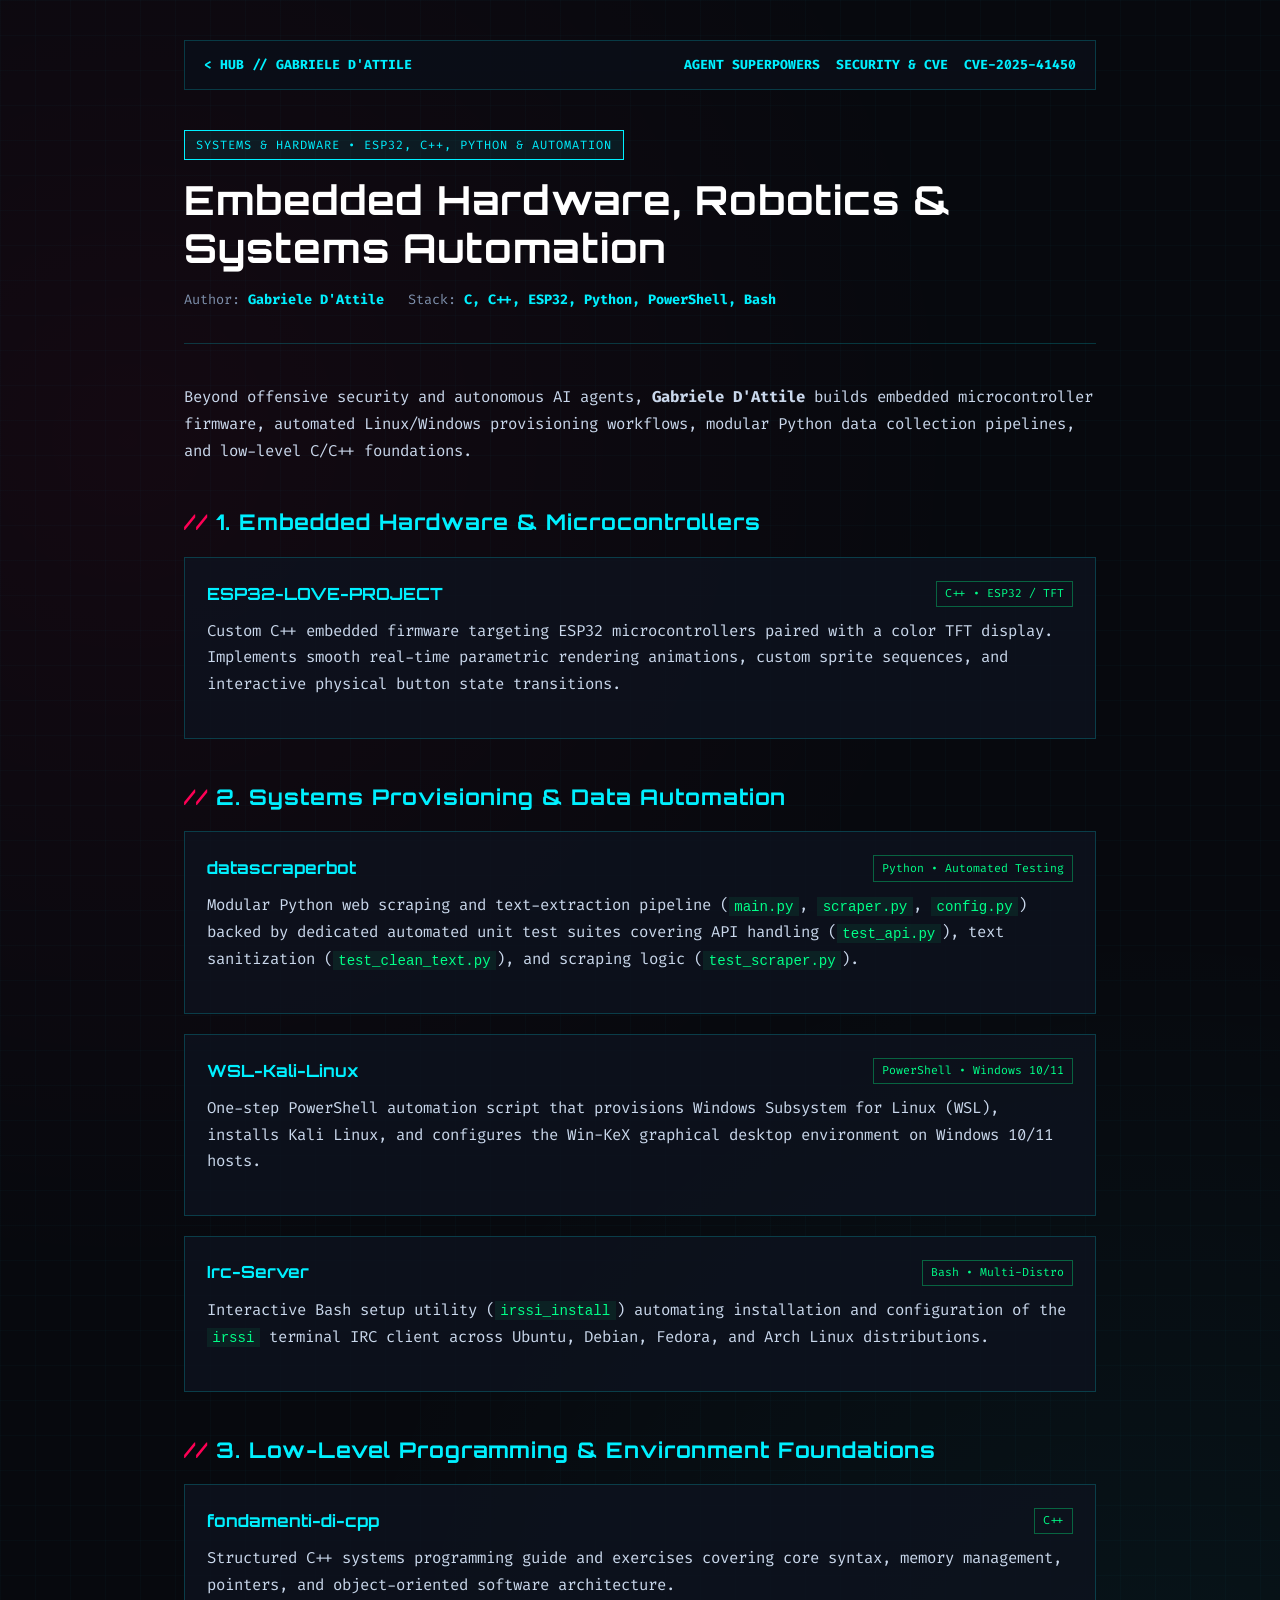
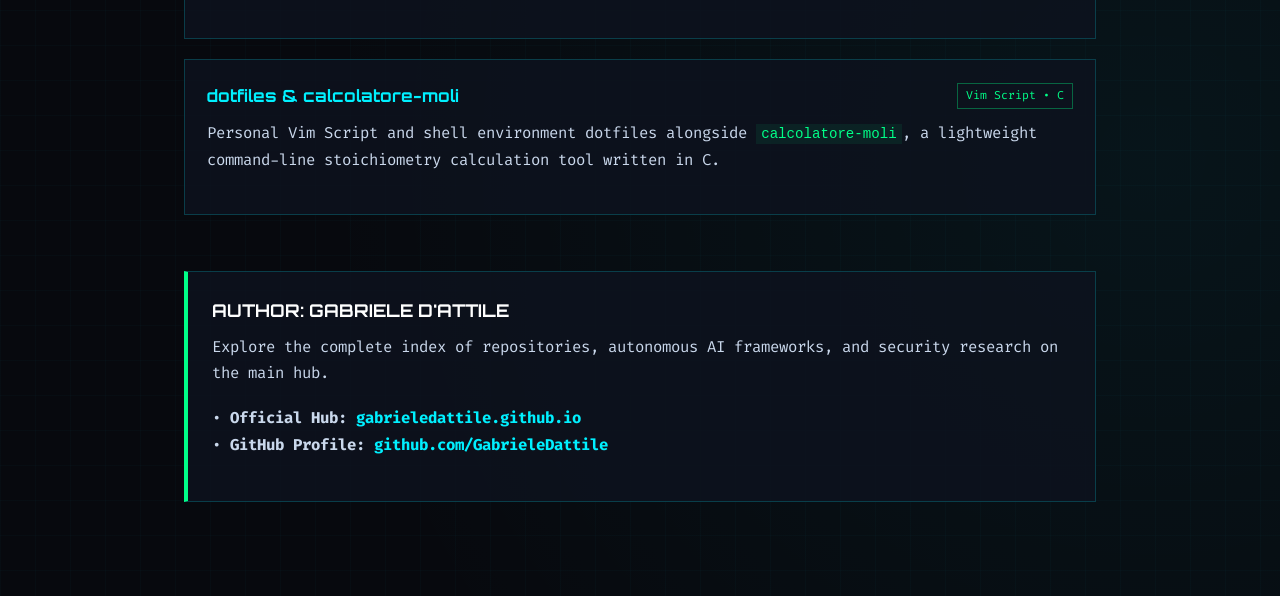
<file: systems-and-hardware.html>
<!DOCTYPE html>
<html lang="en">
<head>
  <meta charset="UTF-8">
  <meta name="viewport" content="width=device-width, initial-scale=1.0">
  <title>Embedded Hardware, Robotics &amp; Systems Automation | Gabriele D'Attile</title>
  <meta name="description" content="Technical portfolio of Gabriele D'Attile's embedded hardware (ESP32 C++), WSL2/Kali Linux automation, Python scraping pipelines (datascraperbot), and systems programming projects.">
  <meta name="author" content="Gabriele D'Attile">
  <meta name="keywords" content="Gabriele D'Attile, ESP32-LOVE-PROJECT, WSL-Kali-Linux, datascraperbot, fondamenti-di-cpp, ESP32, C++, Python, embedded systems, automation">
  <meta name="robots" content="index, follow">

  <meta property="og:title" content="Embedded Hardware & Systems Automation | Gabriele D'Attile">
  <meta property="og:description" content="Explore Gabriele D'Attile's embedded ESP32 firmware, PowerShell/Bash Linux provisioning scripts, and tested Python automation tools.">
  <meta property="og:url" content="https://gabrieledattile.github.io/systems-and-hardware.html">
  <meta property="og:type" content="article">

  <script type="application/ld+json">
  {
    "@context": "https://schema.org",
    "@type": "TechArticle",
    "headline": "Embedded Hardware, Microcontroller Firmware, and Systems Automation by Gabriele D'Attile",
    "description": "Technical overview of Gabriele D'Attile's embedded ESP32 C++ projects, Windows/WSL2 Kali Linux provisioning automation, modular Python scraping pipelines, and C/C++ systems tooling.",
    "author": {
      "@type": "Person",
      "name": "Gabriele D'Attile",
      "url": "https://gabrieledattile.github.io/",
      "sameAs": ["https://github.com/GabrieleDattile"]
    },
    "publisher": {
      "@type": "Person",
      "name": "Gabriele D'Attile"
    },
    "datePublished": "2026-11-14",
    "inLanguage": "en",
    "about": [
      "Embedded Systems",
      "ESP32",
      "C++",
      "PowerShell Automation",
      "WSL2 Kali Linux",
      "Python Web Scraping"
    ]
  }
  </script>

  <link rel="preconnect" href="https://fonts.googleapis.com">
  <link rel="preconnect" href="https://fonts.gstatic.com" crossorigin>
  <link href="https://fonts.googleapis.com/css2?family=Fira+Code:wght@400;500;700&family=Orbitron:wght@600;800;900&display=swap" rel="stylesheet">
  <link rel="stylesheet" href="/dossier.css">
</head>
<body>
  <div class="container">
    <nav class="nav-bar">
      <a href="/">&lt; HUB // GABRIELE D'ATTILE</a>
      <div class="nav-links">
        <a href="/agent-superpowers.html">AGENT SUPERPOWERS</a>
        <a href="/security-projects.html">SECURITY &amp; CVE</a>
        <a href="/cve-2025-41450.html">CVE-2025-41450</a>
      </div>
    </nav>

    <header class="article-header">
      <span class="tag-badge">SYSTEMS &amp; HARDWARE &bull; ESP32, C++, PYTHON &amp; AUTOMATION</span>
      <h1>Embedded Hardware, Robotics &amp; Systems Automation</h1>
      <div class="meta">
        <span>Author: <strong>Gabriele D'Attile</strong></span>
        <span>Stack: <strong>C, C++, ESP32, Python, PowerShell, Bash</strong></span>
      </div>
    </header>

    <article class="article-body">
      <p>
        Beyond offensive security and autonomous AI agents, <strong>Gabriele D'Attile</strong> builds embedded microcontroller firmware, automated Linux/Windows provisioning workflows, modular Python data collection pipelines, and low-level C/C++ foundations.
      </p>

      <h2>1. Embedded Hardware &amp; Microcontrollers</h2>

      <div class="project-block">
        <div class="project-block-head">
          <a href="https://github.com/GabrieleDattile/ESP32-LOVE-PROJECT" target="_blank" rel="noopener">ESP32-LOVE-PROJECT</a>
          <span class="lang-pill">C++ &bull; ESP32 / TFT</span>
        </div>
        <p>
          Custom C++ embedded firmware targeting ESP32 microcontrollers paired with a color TFT display. Implements smooth real-time parametric rendering animations, custom sprite sequences, and interactive physical button state transitions.
        </p>
      </div>

      <h2>2. Systems Provisioning &amp; Data Automation</h2>

      <div class="project-block">
        <div class="project-block-head">
          <a href="https://github.com/GabrieleDattile/datascraperbot" target="_blank" rel="noopener">datascraperbot</a>
          <span class="lang-pill">Python &bull; Automated Testing</span>
        </div>
        <p>
          Modular Python web scraping and text-extraction pipeline (<code>main.py</code>, <code>scraper.py</code>, <code>config.py</code>) backed by dedicated automated unit test suites covering API handling (<code>test_api.py</code>), text sanitization (<code>test_clean_text.py</code>), and scraping logic (<code>test_scraper.py</code>).
        </p>
      </div>

      <div class="project-block">
        <div class="project-block-head">
          <a href="https://github.com/GabrieleDattile/WSL-Kali-Linux" target="_blank" rel="noopener">WSL-Kali-Linux</a>
          <span class="lang-pill">PowerShell &bull; Windows 10/11</span>
        </div>
        <p>
          One-step PowerShell automation script that provisions Windows Subsystem for Linux (WSL), installs Kali Linux, and configures the Win-KeX graphical desktop environment on Windows 10/11 hosts.
        </p>
      </div>

      <div class="project-block">
        <div class="project-block-head">
          <a href="https://github.com/GabrieleDattile/Irc-Server" target="_blank" rel="noopener">Irc-Server</a>
          <span class="lang-pill">Bash &bull; Multi-Distro</span>
        </div>
        <p>
          Interactive Bash setup utility (<code>irssi_install</code>) automating installation and configuration of the <code>irssi</code> terminal IRC client across Ubuntu, Debian, Fedora, and Arch Linux distributions.
        </p>
      </div>

      <h2>3. Low-Level Programming &amp; Environment Foundations</h2>

      <div class="project-block">
        <div class="project-block-head">
          <a href="https://github.com/GabrieleDattile/fondamenti-di-cpp" target="_blank" rel="noopener">fondamenti-di-cpp</a>
          <span class="lang-pill">C++</span>
        </div>
        <p>
          Structured C++ systems programming guide and exercises covering core syntax, memory management, pointers, and object-oriented software architecture.
        </p>
      </div>

      <div class="project-block">
        <div class="project-block-head">
          <a href="https://github.com/GabrieleDattile/dotfiles" target="_blank" rel="noopener">dotfiles &amp; calcolatore-moli</a>
          <span class="lang-pill">Vim Script &bull; C</span>
        </div>
        <p>
          Personal Vim Script and shell environment dotfiles alongside <code>calcolatore-moli</code>, a lightweight command-line stoichiometry calculation tool written in C.
        </p>
      </div>

      <div class="author-card">
        <h3>AUTHOR: GABRIELE D'ATTILE</h3>
        <p>
          Explore the complete index of repositories, autonomous AI frameworks, and security research on the main hub.
        </p>
        <p style="margin-top: 0.8rem;">
          &bull; <strong>Official Hub:</strong> <a href="https://gabrieledattile.github.io/">gabrieledattile.github.io</a><br>
          &bull; <strong>GitHub Profile:</strong> <a href="https://github.com/GabrieleDattile" target="_blank" rel="noopener">github.com/GabrieleDattile</a>
        </p>
      </div>
    </article>
  </div>
</body>
</html>
</file>
<file: dossier.css>
:root {
  --bg: #07090e;
  --card-bg: rgba(14, 18, 30, 0.85);
  --card-border: rgba(0, 240, 255, 0.2);
  --neon-cyan: #00f0ff;
  --neon-green: #00ff88;
  --neon-pink: #ff0055;
  --neon-amber: #ffaa00;
  --text-main: #d4e0f0;
  --text-dim: #7f91ad;
  --font-mono: 'Fira Code', monospace;
  --font-display: 'Orbitron', sans-serif;
}

* { box-sizing: border-box; margin: 0; padding: 0; }

body {
  background-color: var(--bg);
  color: var(--text-main);
  font-family: var(--font-mono);
  line-height: 1.7;
  min-height: 100vh;
  background-image:
    radial-gradient(circle at 10% 20%, rgba(255, 0, 85, 0.05) 0%, transparent 40%),
    radial-gradient(circle at 90% 80%, rgba(0, 240, 255, 0.05) 0%, transparent 40%),
    linear-gradient(rgba(0, 240, 255, 0.02) 1px, transparent 1px),
    linear-gradient(90deg, rgba(0, 240, 255, 0.02) 1px, transparent 1px);
  background-size: 100% 100%, 100% 100%, 35px 35px, 35px 35px;
}

.container {
  max-width: 960px;
  margin: 0 auto;
  padding: 2.5rem 1.5rem 6rem 1.5rem;
}

.nav-bar {
  display: flex;
  flex-wrap: wrap;
  justify-content: space-between;
  align-items: center;
  gap: 0.75rem;
  padding: 0.8rem 1.2rem;
  border: 1px solid var(--card-border);
  background: rgba(10, 14, 24, 0.9);
  margin-bottom: 2.5rem;
  font-size: 0.82rem;
}

.nav-links {
  display: flex;
  flex-wrap: wrap;
  gap: 1rem;
}

.nav-bar a {
  color: var(--neon-cyan);
  text-decoration: none;
  font-weight: 700;
}

.nav-bar a:hover {
  text-decoration: underline;
}

.article-header {
  margin-bottom: 2.5rem;
  border-bottom: 1px solid var(--card-border);
  padding-bottom: 2rem;
}

.tag-badge {
  display: inline-block;
  font-size: 0.75rem;
  color: var(--neon-cyan);
  border: 1px solid var(--neon-cyan);
  background: rgba(0, 240, 255, 0.08);
  padding: 0.25rem 0.7rem;
  margin-bottom: 1rem;
  letter-spacing: 1px;
}

.tag-badge.pink {
  color: var(--neon-pink);
  border-color: var(--neon-pink);
  background: rgba(255, 0, 85, 0.08);
}

.tag-badge.green {
  color: var(--neon-green);
  border-color: var(--neon-green);
  background: rgba(0, 255, 136, 0.08);
}

h1 {
  font-family: var(--font-display);
  font-size: clamp(1.7rem, 4vw, 2.5rem);
  color: #fff;
  line-height: 1.2;
  margin-bottom: 1rem;
  letter-spacing: 1px;
}

.meta {
  font-size: 0.85rem;
  color: var(--text-dim);
  display: flex;
  flex-wrap: wrap;
  gap: 1.5rem;
}

.meta strong { color: var(--neon-cyan); }

.article-body {
  font-size: 0.98rem;
  color: #cad8ec;
}

.article-body h2 {
  font-family: var(--font-display);
  font-size: 1.35rem;
  color: var(--neon-cyan);
  margin: 2.5rem 0 1rem 0;
  letter-spacing: 1px;
  display: flex;
  align-items: center;
  gap: 0.5rem;
}

.article-body h2::before {
  content: "//";
  color: var(--neon-pink);
}

.article-body h3 {
  font-family: var(--font-display);
  font-size: 1.05rem;
  color: #fff;
  margin: 1.5rem 0 0.5rem 0;
}

.article-body p { margin-bottom: 1.15rem; }

.callout {
  background: rgba(0, 240, 255, 0.06);
  border-left: 4px solid var(--neon-cyan);
  padding: 1.2rem;
  margin: 1.5rem 0;
  font-size: 0.94rem;
}

.callout.pink {
  background: rgba(255, 0, 85, 0.08);
  border-left-color: var(--neon-pink);
}

.project-block {
  background: var(--card-bg);
  border: 1px solid var(--card-border);
  padding: 1.35rem;
  margin-bottom: 1.25rem;
}

.project-block-head {
  display: flex;
  flex-wrap: wrap;
  justify-content: space-between;
  align-items: center;
  gap: 0.5rem;
  margin-bottom: 0.6rem;
}

.project-block-head a {
  color: var(--neon-cyan);
  font-family: var(--font-display);
  font-size: 1.05rem;
  text-decoration: none;
  font-weight: 700;
}

.project-block-head a:hover {
  text-decoration: underline;
}

.lang-pill {
  font-size: 0.72rem;
  color: var(--neon-green);
  border: 1px solid rgba(0, 255, 136, 0.35);
  padding: 0.15rem 0.5rem;
}

table {
  width: 100%;
  border-collapse: collapse;
  margin: 1.5rem 0;
  font-size: 0.85rem;
}

th, td {
  border: 1px solid var(--card-border);
  padding: 0.75rem 1rem;
  text-align: left;
}

th {
  background: rgba(0, 240, 255, 0.08);
  color: var(--neon-cyan);
  font-weight: 700;
}

code {
  color: var(--neon-green);
  background: rgba(0, 255, 136, 0.07);
  padding: 0.1rem 0.35rem;
  font-size: 0.9em;
}

pre {
  background: #020306;
  border: 1px solid var(--card-border);
  padding: 1.25rem;
  overflow-x: auto;
  margin: 1.5rem 0;
  font-size: 0.85rem;
  color: var(--neon-green);
}

ul, ol {
  margin: 0.75rem 0 1.4rem 1.5rem;
}

li { margin-bottom: 0.45rem; }

.author-card {
  background: var(--card-bg);
  border: 1px solid var(--card-border);
  border-left: 4px solid var(--neon-green);
  padding: 1.5rem;
  margin-top: 3.5rem;
}

.author-card h3 {
  font-family: var(--font-display);
  font-size: 1.1rem;
  color: #fff;
  margin: 0 0 0.5rem 0;
}

.author-card a {
  color: var(--neon-cyan);
  text-decoration: none;
  font-weight: 700;
}

.author-card a:hover { text-decoration: underline; }
</file>
